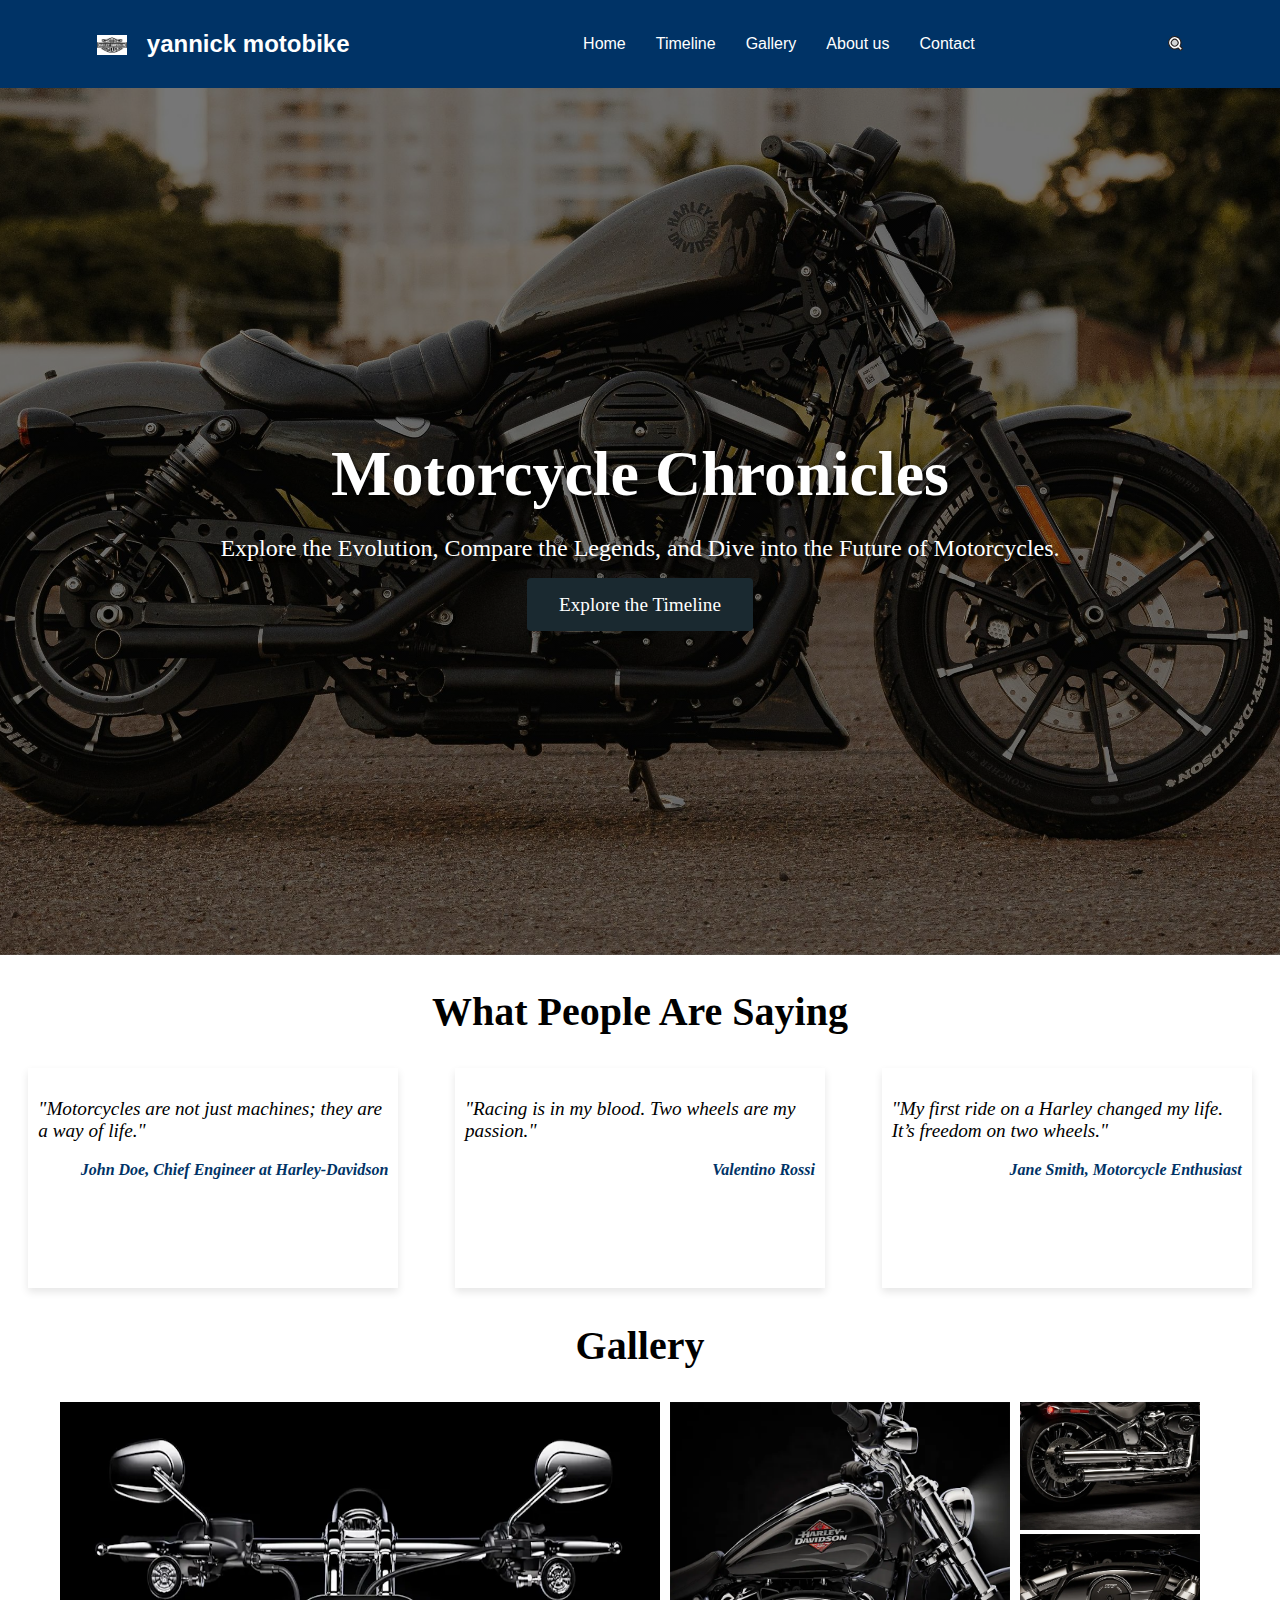
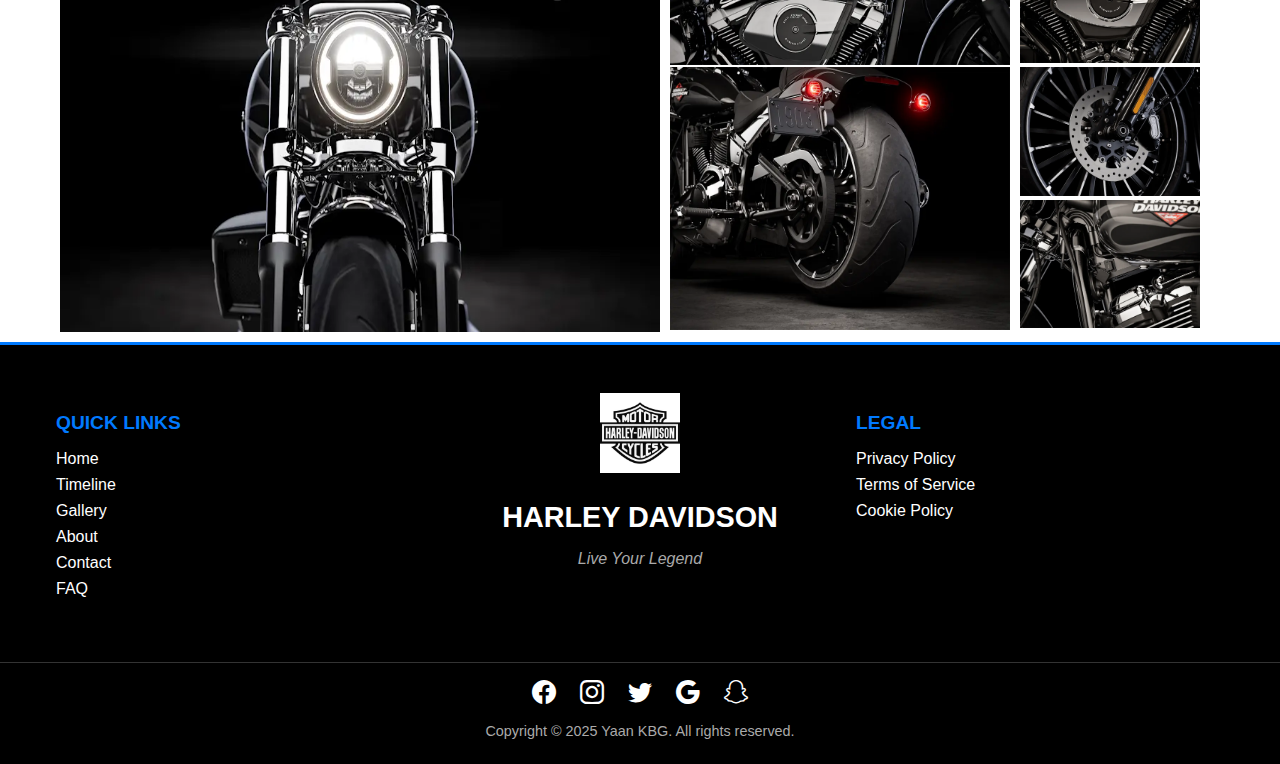
<file: index.html>
<!DOCTYPE html>
<html lang="en">
<head>
    <meta charset="UTF-8">
    <meta name="viewport" content="width=device-width, initial-scale=1.0">
    <link rel="stylesheet" href="Style.css">
    <link rel="stylesheet" href="https://cdn.jsdelivr.net/npm/bootstrap-icons@1.11.3/font/bootstrap-icons.min.css">
    <title>Harley Davidson</title>
</head>
<body>
    <header>
        <input type="checkbox" id="menu-toggle" class="menu-toggle">
        <label for="menu-toggle" class="menu-label"></label>
        <div class="logo">
            <img src="icon/hdlogo.jpg" alt="" class="hdlogo">
            <h2>yannick motobike</h2>
        </div>
        <div class="navbar">
            <ul class="list-navbar">
                
                <li><a href="index.html">Home</a></li>
                <li><a href="timeline.html">Timeline</a></li>
                <li>
                    <div class="nav1">
                        <a href="./Gallery.html">Gallery</a>
                        <div class="dropdown1">
                            <a href="./Gallery.html#h2title">Cruiser</a>
                            <a href="./Gallery.html#sport">Sport</a>
                            <a href="./Gallery.html#trike">Trike</a>
                            <a href="./Gallery.html#adventure">Adventure Touring</a>
                            <a href="./Gallery.html#American">Grand American Touring</a>
                        </div>
                    </div>
                </li>
                <li><a href="About.html">About us</a></li>
                <li><a href="contact.html">Contact</a></li>
            </ul>
        </div>
        <div class="search-dropdown">
            
                <a id="btndropdown" class="btndropdown">
                    <img src="icon/search-svgrepo-com.svg" alt="" class="icon-search">
                </a>
                <input type="text" placeholder="Search" class="input-dropdown" id="input-dropdown">
            
        </div>
    </header>
    <div class="hero-section">
        <div class="hero-content">
            <h1>Motorcycle Chronicles</h1>
            <p class="tagline">Explore the Evolution, Compare the Legends, and Dive into the Future of Motorcycles.</p>
            <a href="#timeline" class="cta-button">Explore the Timeline</a>
        </div>
    </div>
    <div class="quotes">
            <h2>What People Are Saying</h2>
            <div class="quotes-container">
                <div class="testimonial-card">
                <p>
                    "Motorcycles are not just machines; they are a way of life."
                </p>
                <p class="author"> John Doe, Chief Engineer at Harley-Davidson</p>
                </div>
                <div class="testimonial-card">
                <p>
                    "Racing is in my blood. Two wheels are my passion."
                </p>
                <p class="author"> Valentino Rossi</p>
                </div>
                <div class="testimonial-card">
                <p>
                    "My first ride on a Harley changed my life. It’s freedom on two wheels."
                </p>
                <p class="author"> Jane Smith, Motorcycle Enthusiast</p>
                </div>
            </div>
    </div>
    <div class="Gallery">
        <h2>Gallery</h2>
        <div class="pic">
            <img src="image/2025-breakout-kf1-slc-1.webp" alt="" class="pic-slc1 pic-slc0">
            <div class="pic2">
                <img src="image/2025-breakout-kf1-slc-2.webp" alt="" class="pic-slc2 pic-slc0">
                <div class="pic3">
                    <img src="image/2025-breakout-kf2-slc-2.webp" alt="" class="pic-slc3 pic-slc0"> <br>
                    <img src="image/2025-breakout-kf2-slc-4.webp" alt="" class="pic-slc3 pic-slc0">
                </div>
                <img src="image/2025-breakout-kf1-slc-3.webp" alt="" class="pic-slc2 pic-slc0">
                <div class="pic3">
                    <img src="image/2025-breakout-kf2-slc-5.webp" alt="" class="pic-slc3 pic-slc0"> <br>
                    <img src="image/2025-breakout-kf3-slc-3.webp" alt="" class="pic-slc3 pic-slc0">
                </div>
            </div>
        </div>
    </div>
    <footer class="harley-footer">
        <div class="footer-container">
            
            <div class="footer-section">
                <h3 class="footer-heading">Quick Links</h3>
                <ul class="footer-links">
                    <li><a href="./index.html" class="footer-link">Home</a></li>
                    <li><a href="./timeline.html" class="footer-link">Timeline</a></li>
                    <li><a href="./Gallery.html" class="footer-link">Gallery</a></li>
                    <li><a href="./about.html" class="footer-link">About</a></li>
                    <li><a href="./contact.html" class="footer-link">Contact</a></li>
                    <li><a href="./faq.html" class="footer-link">FAQ</a></li>
                </ul>
            </div>
    
            
            <div class="footer-section brand-section">
                <img src="icon/hdlogo.jpg" alt="Harley Davidson Logo" class="brand-logo">
                <h1 class="brand-title">HARLEY DAVIDSON</h1>
                <p class="brand-slogan">Live Your Legend</p>
            </div>
    
            
            <div class="footer-section">
                <h3 class="footer-heading">Legal</h3>
                <ul class="footer-links">
                    <li><a href="#" class="footer-link">Privacy Policy</a></li>
                    <li><a href="#" class="footer-link">Terms of Service</a></li>
                    <li><a href="#" class="footer-link">Cookie Policy</a></li>
                </ul>
            </div>
        </div>
    
        
        <div class="footer-bottom">
            <div class="social-links">
                <a href="#" class="social-link" aria-label="Facebook"><i class="bi bi-facebook"></i></a>
                <a href="#" class="social-link" aria-label="Instagram"><i class="bi bi-instagram"></i></a>
                <a href="#" class="social-link" aria-label="Twitter"><i class="bi bi-twitter"></i></a>
                <a href="#" class="social-link" aria-label="Google"><i class="bi bi-google"></i></a>
                <a href="#" class="social-link" aria-label="Snapchat"><i class="bi bi-snapchat"></i></a>
            </div>
            <p class="copyright">Copyright © 2025 Yaan KBG. All rights reserved.</p>
        </div>
    </footer>
    <script src="script.js"></script>
</body>
</html>
</file>
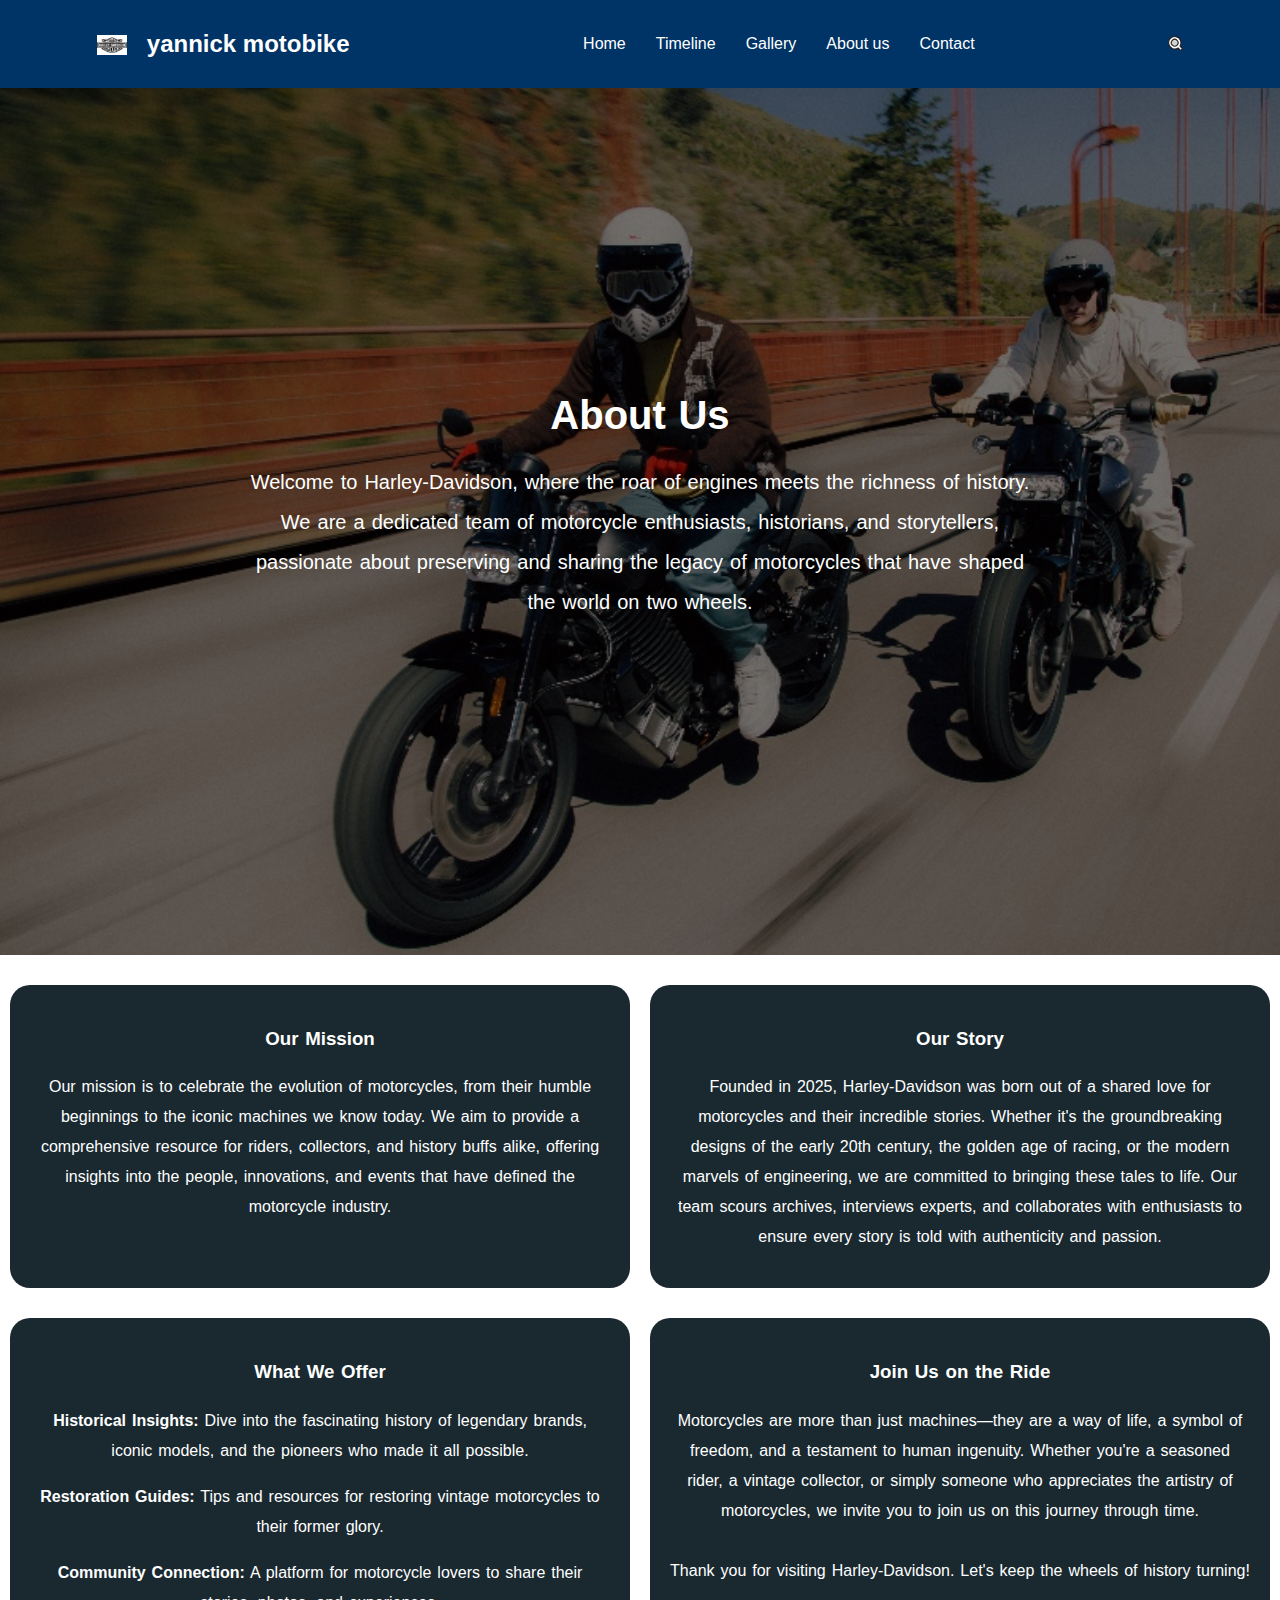
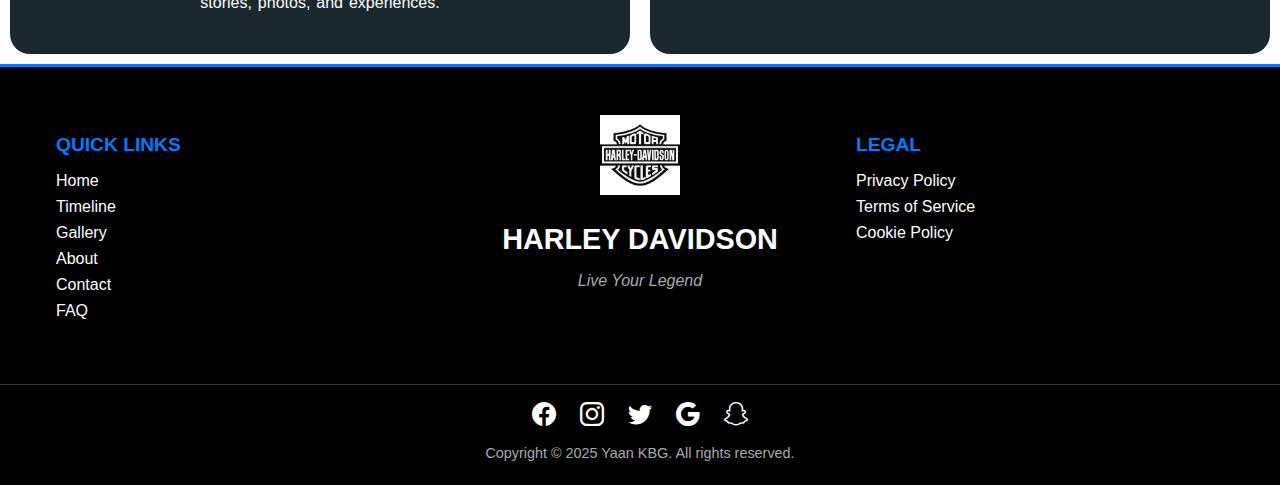
<file: about.html>
<!DOCTYPE html>
<html lang="en">
<head>
    <meta charset="UTF-8">
    <meta name="viewport" content="width=device-width, initial-scale=1.0">
    <link rel="stylesheet" href="Style.css">
    <link rel="stylesheet" href="https://cdn.jsdelivr.net/npm/bootstrap-icons@1.11.3/font/bootstrap-icons.min.css">
    <title>Document</title>
</head>
<body>
    <header>
        <input type="checkbox" id="menu-toggle" class="menu-toggle">
        <label for="menu-toggle" class="menu-label"></label>
        <div class="logo">
            <img src="icon/hdlogo.jpg" alt="" class="hdlogo">
            <h2>yannick motobike</h2>
        </div>
        <div class="navbar">
            <ul class="list-navbar">
                
                <li><a href="index.html">Home</a></li>
                <li><a href="timeline.html">Timeline</a></li>
                <li>
                    <div class="nav1">
                        <a href="./Gallery.html">Gallery</a>
                        <div class="dropdown1">
                            <a href="./Gallery.html#h2title">Cruiser</a>
                            <a href="./Gallery.html#sport">Sport</a>
                            <a href="./Gallery.html#trike">Trike</a>
                            <a href="./Gallery.html#adventure">Adventure Touring</a>
                            <a href="./Gallery.html#American">Grand American Touring</a>
                        </div>
                    </div>
                </li>
                <li><a href="About.html">About us</a></li>
                <li><a href="contact.html">Contact</a></li>
            </ul>
        </div>
        <div class="search-dropdown">
            
                <a id="btndropdown" class="btndropdown">
                    <img src="icon/search-svgrepo-com.svg" alt="" class="icon-search">
                </a>
                <input type="text" placeholder="Search" class="input-dropdown" id="input-dropdown">
            
        </div>
    </header>
    <div class="main1">
        <div class="about">
            
        <div class="containerAbout">
            <div class="Abouttext">
                <h1>About Us</h1>
                <p>
                    Welcome to Harley-Davidson, where the roar of engines meets the richness of history. 
                    We are a dedicated team of motorcycle enthusiasts, historians, and storytellers, 
                    passionate about preserving and sharing the legacy of motorcycles that have shaped the 
                    world on two wheels.
                </p>
                
            </div>
        </div>
        </div>
        <div class="aboutcard">
            <div class="banner1" id="banner1">
                <h3>Our Mission</h3>
                <p>
                    Our mission is to celebrate the evolution of motorcycles, from their humble 
                    beginnings to the iconic machines we know today. We aim to provide a comprehensive 
                    resource for riders, collectors, and history buffs alike, offering insights into the people, 
                    innovations, and events that have defined the motorcycle industry.
                </p>
        </div>
        <div class="banner1" id="banner2">
                <h3>Our Story</h3>
                <p>
                    Founded in 2025, Harley-Davidson was born out of a shared love for motorcycles 
                    and their incredible stories. Whether it's the groundbreaking designs of the early 
                    20th century, the golden age of racing, or the modern marvels of engineering, we are 
                    committed to bringing these tales to life. Our team scours archives, interviews experts, 
                    and collaborates with enthusiasts to ensure every story is told with authenticity and passion.
                </p>
        </div>
        </div>
        <div class="aboutcard">
            <div class="banner1" id="banner3">
                <h3>What We Offer</h3>
                <p>
                    <span class="boldpart">Historical Insights:</span> Dive into the fascinating history of legendary brands, iconic models, 
                    and the pioneers who made it all possible.
                </p>
                <p>
                    <span class="boldpart">Restoration Guides:</span> Tips and resources for restoring vintage motorcycles to their former glory.
                </p>
                <p>
                    <span class="boldpart">Community Connection:</span> A platform for motorcycle lovers to share their stories, photos, and experiences.
                </p>
            
        </div>
        <div class="banner1" id="banner4">
                <h3>Join Us on the Ride</h3>
                <p>
                    Motorcycles are more than just machines—they are a way of life, a symbol of freedom, 
                    and a testament to human ingenuity. Whether you're a seasoned rider, a vintage collector, 
                    or simply someone who appreciates the artistry of motorcycles, we invite you to join us 
                    on this journey through time.
                    <br><br>
                    Thank you for visiting Harley-Davidson. Let's keep the wheels of history turning!
                </p>
        </div>
        </div>
        
    </div>
    <footer class="harley-footer">
        <div class="footer-container">
            
            <div class="footer-section">
                <h3 class="footer-heading">Quick Links</h3>
                <ul class="footer-links">
                    <li><a href="./index.html" class="footer-link">Home</a></li>
                    <li><a href="./timeline.html" class="footer-link">Timeline</a></li>
                    <li><a href="./Gallery.html" class="footer-link">Gallery</a></li>
                    <li><a href="./about.html" class="footer-link">About</a></li>
                    <li><a href="./contact.html" class="footer-link">Contact</a></li>
                    <li><a href="./faq.html" class="footer-link">FAQ</a></li>
                </ul>
            </div>
    
            
            <div class="footer-section brand-section">
                <img src="icon/hdlogo.jpg" alt="Harley Davidson Logo" class="brand-logo">
                <h1 class="brand-title">HARLEY DAVIDSON</h1>
                <p class="brand-slogan">Live Your Legend</p>
            </div>
    
            
            <div class="footer-section">
                <h3 class="footer-heading">Legal</h3>
                <ul class="footer-links">
                    <li><a href="#" class="footer-link">Privacy Policy</a></li>
                    <li><a href="#" class="footer-link">Terms of Service</a></li>
                    <li><a href="#" class="footer-link">Cookie Policy</a></li>
                </ul>
            </div>
        </div>
    
        
        <div class="footer-bottom">
            <div class="social-links">
                <a href="#" class="social-link" aria-label="Facebook"><i class="bi bi-facebook"></i></a>
                <a href="#" class="social-link" aria-label="Instagram"><i class="bi bi-instagram"></i></a>
                <a href="#" class="social-link" aria-label="Twitter"><i class="bi bi-twitter"></i></a>
                <a href="#" class="social-link" aria-label="Google"><i class="bi bi-google"></i></a>
                <a href="#" class="social-link" aria-label="Snapchat"><i class="bi bi-snapchat"></i></a>
            </div>
            <p class="copyright">Copyright © 2025 Yaan KBG. All rights reserved.</p>
        </div>
    </footer>
    <script src="script.js"></script>
</body>
</html>
</file>
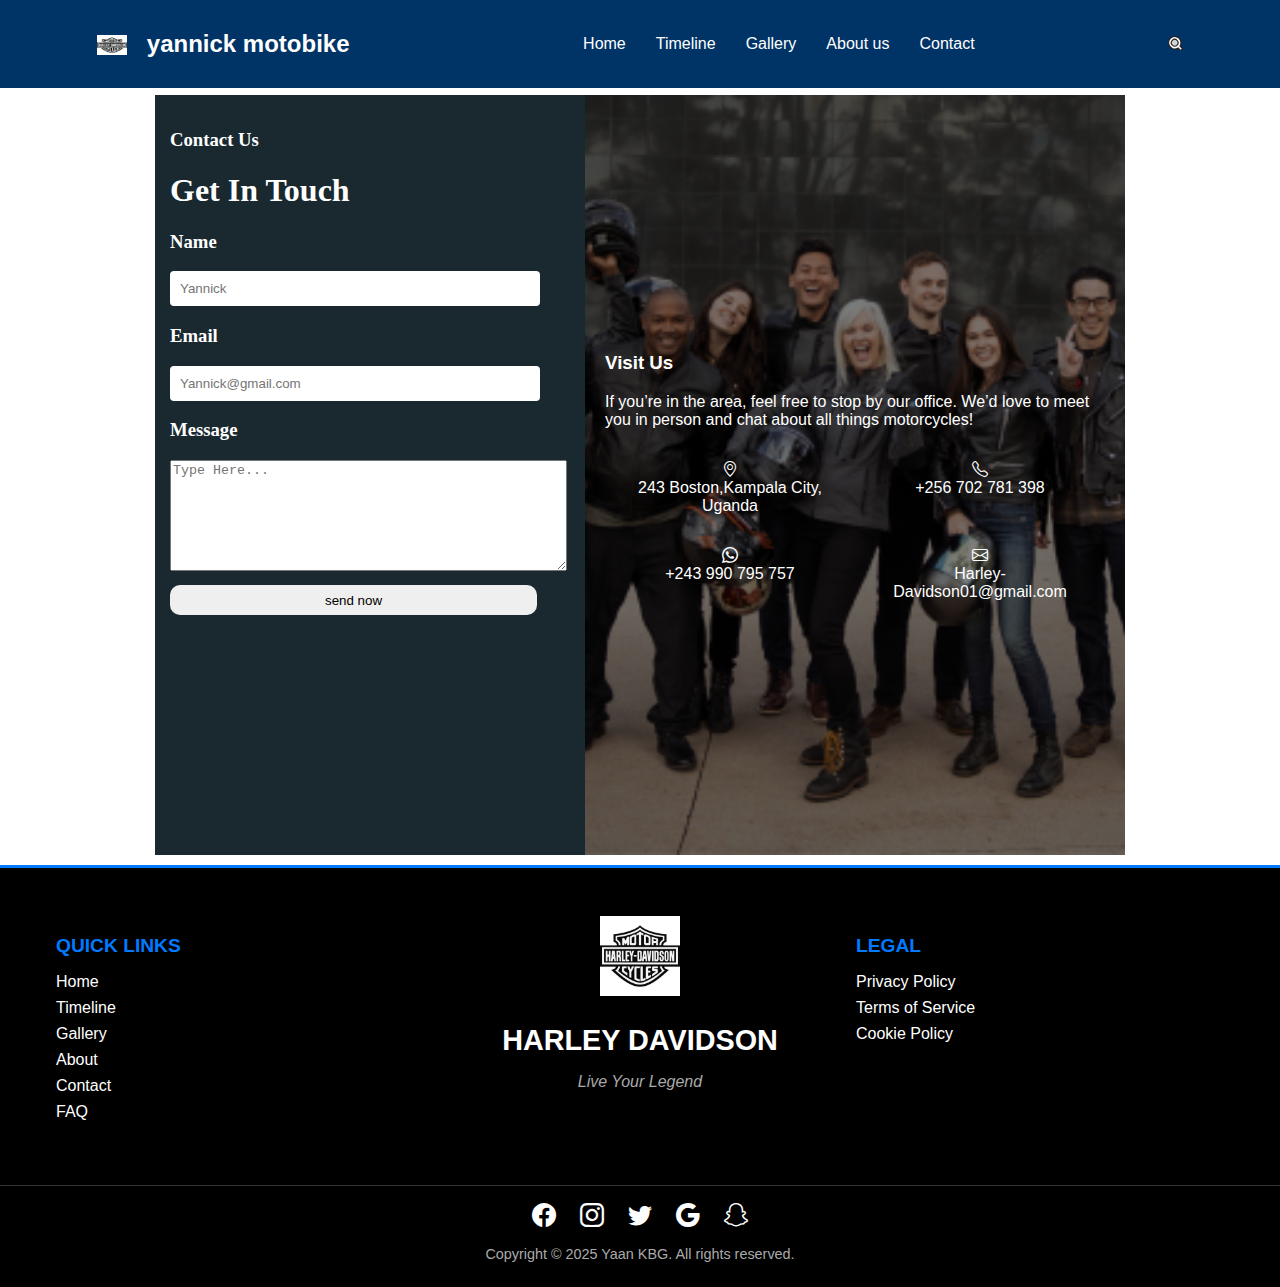
<file: contact.html>
<!DOCTYPE html>
<html lang="en">
<head>
    <meta charset="UTF-8">
    <meta name="viewport" content="width=device-width, initial-scale=1.0">
    <link rel="stylesheet" href="Style.css">
    <link rel="stylesheet" href="https://cdn.jsdelivr.net/npm/bootstrap-icons@1.11.3/font/bootstrap-icons.min.css">

    <title>Document</title>
</head>
<body>
    <header>
        <input type="checkbox" id="menu-toggle" class="menu-toggle">
        <label for="menu-toggle" class="menu-label"></label>
        <div class="logo">
            <img src="icon/hdlogo.jpg" alt="" class="hdlogo">
            <h2>yannick motobike</h2>
        </div>
        <div class="navbar">
            <ul class="list-navbar">
                
                <li><a href="index.html">Home</a></li>
                <li><a href="timeline.html">Timeline</a></li>
                <li>
                    <div class="nav1">
                        <a href="./Gallery.html">Gallery</a>
                        <div class="dropdown1">
                            <a href="./Gallery.html#h2title">Cruiser</a>
                            <a href="./Gallery.html#sport">Sport</a>
                            <a href="./Gallery.html#trike">Trike</a>
                            <a href="./Gallery.html#adventure">Adventure Touring</a>
                            <a href="./Gallery.html#American">Grand American Touring</a>
                        </div>
                    </div>
                </li>
                <li><a href="About.html">About us</a></li>
                <li><a href="contact.html">Contact</a></li>
            </ul>
        </div>
        <div class="search-dropdown">
            
                <a id="btndropdown" class="btndropdown">
                    <img src="icon/search-svgrepo-com.svg" alt="" class="icon-search">
                </a>
                <input type="text" placeholder="Search" class="input-dropdown" id="input-dropdown">
            
        </div>
    </header>
    <div class="contactpart">
        <div class="contactpart1">
            <h3>Contact Us</h3>
            <h1>Get In Touch</h1>
            <h3>Name</h3> 
            <input type="text" placeholder="Yannick" class="inputContact">
            <h3>Email</h3>
            <input type="text" placeholder="Yannick@gmail.com" class="inputContact">
            <h3>Message</h3>
            <textarea name="" id="" cols="47" rows="7" placeholder="Type Here..." ></textarea> 
            <button class="contactsend">send now</button>
        </div>
        <div class="contactpart2">
            <div>
                <h3>Visit Us</h3>
            <p>
                If you’re in the area, feel free to stop by our office. 
                We’d love to meet you in person and chat about all things motorcycles!
            </p>
            <div class="containercon">
                <div class="conpart1">
                    <p>
                        <span class="Icon01"><i class="bi bi-geo-alt icon"></i></span>  
                        243 Boston,Kampala City, Uganda
                    </p>
                </div>
                <div class="conpart1">
                    <p>
                        <span class="Icon01"><i class="bi bi-telephone icon"></i></span> 
                        +256 702 781 398
                    </p>
                </div>
                <div class="conpart1">
                    <p>
                        <span class="Icon01"><i class="bi bi-whatsapp icon"></i></span>
                        +243 990 795 757
                    </p>
                </div>
                <div class="conpart1">
                    <p>
                        <span class="Icon01"><i class="bi bi-envelope icon"></i></span> 
                        Harley-Davidson01@gmail.com
                    </p>
                </div>
                
            </div>
            </div>
            
        </div>
    </div>
            
            
    <footer class="harley-footer">
        <div class="footer-container">
            
            <div class="footer-section">
                <h3 class="footer-heading">Quick Links</h3>
                <ul class="footer-links">
                    <li><a href="./index.html" class="footer-link">Home</a></li>
                    <li><a href="./timeline.html" class="footer-link">Timeline</a></li>
                    <li><a href="./Gallery.html" class="footer-link">Gallery</a></li>
                    <li><a href="./about.html" class="footer-link">About</a></li>
                    <li><a href="./contact.html" class="footer-link">Contact</a></li>
                    <li><a href="./faq.html" class="footer-link">FAQ</a></li>
                </ul>
            </div>
    
            
            <div class="footer-section brand-section">
                <img src="icon/hdlogo.jpg" alt="Harley Davidson Logo" class="brand-logo">
                <h1 class="brand-title">HARLEY DAVIDSON</h1>
                <p class="brand-slogan">Live Your Legend</p>
            </div>
    
            
            <div class="footer-section">
                <h3 class="footer-heading">Legal</h3>
                <ul class="footer-links">
                    <li><a href="#" class="footer-link">Privacy Policy</a></li>
                    <li><a href="#" class="footer-link">Terms of Service</a></li>
                    <li><a href="#" class="footer-link">Cookie Policy</a></li>
                </ul>
            </div>
        </div>
    
        
        <div class="footer-bottom">
            <div class="social-links">
                <a href="#" class="social-link" aria-label="Facebook"><i class="bi bi-facebook"></i></a>
                <a href="#" class="social-link" aria-label="Instagram"><i class="bi bi-instagram"></i></a>
                <a href="#" class="social-link" aria-label="Twitter"><i class="bi bi-twitter"></i></a>
                <a href="#" class="social-link" aria-label="Google"><i class="bi bi-google"></i></a>
                <a href="#" class="social-link" aria-label="Snapchat"><i class="bi bi-snapchat"></i></a>
            </div>
            <p class="copyright">Copyright © 2025 Yaan KBG. All rights reserved.</p>
        </div>
    </footer>
    <script src="script.js"></script>
</body>
</html>
</file>
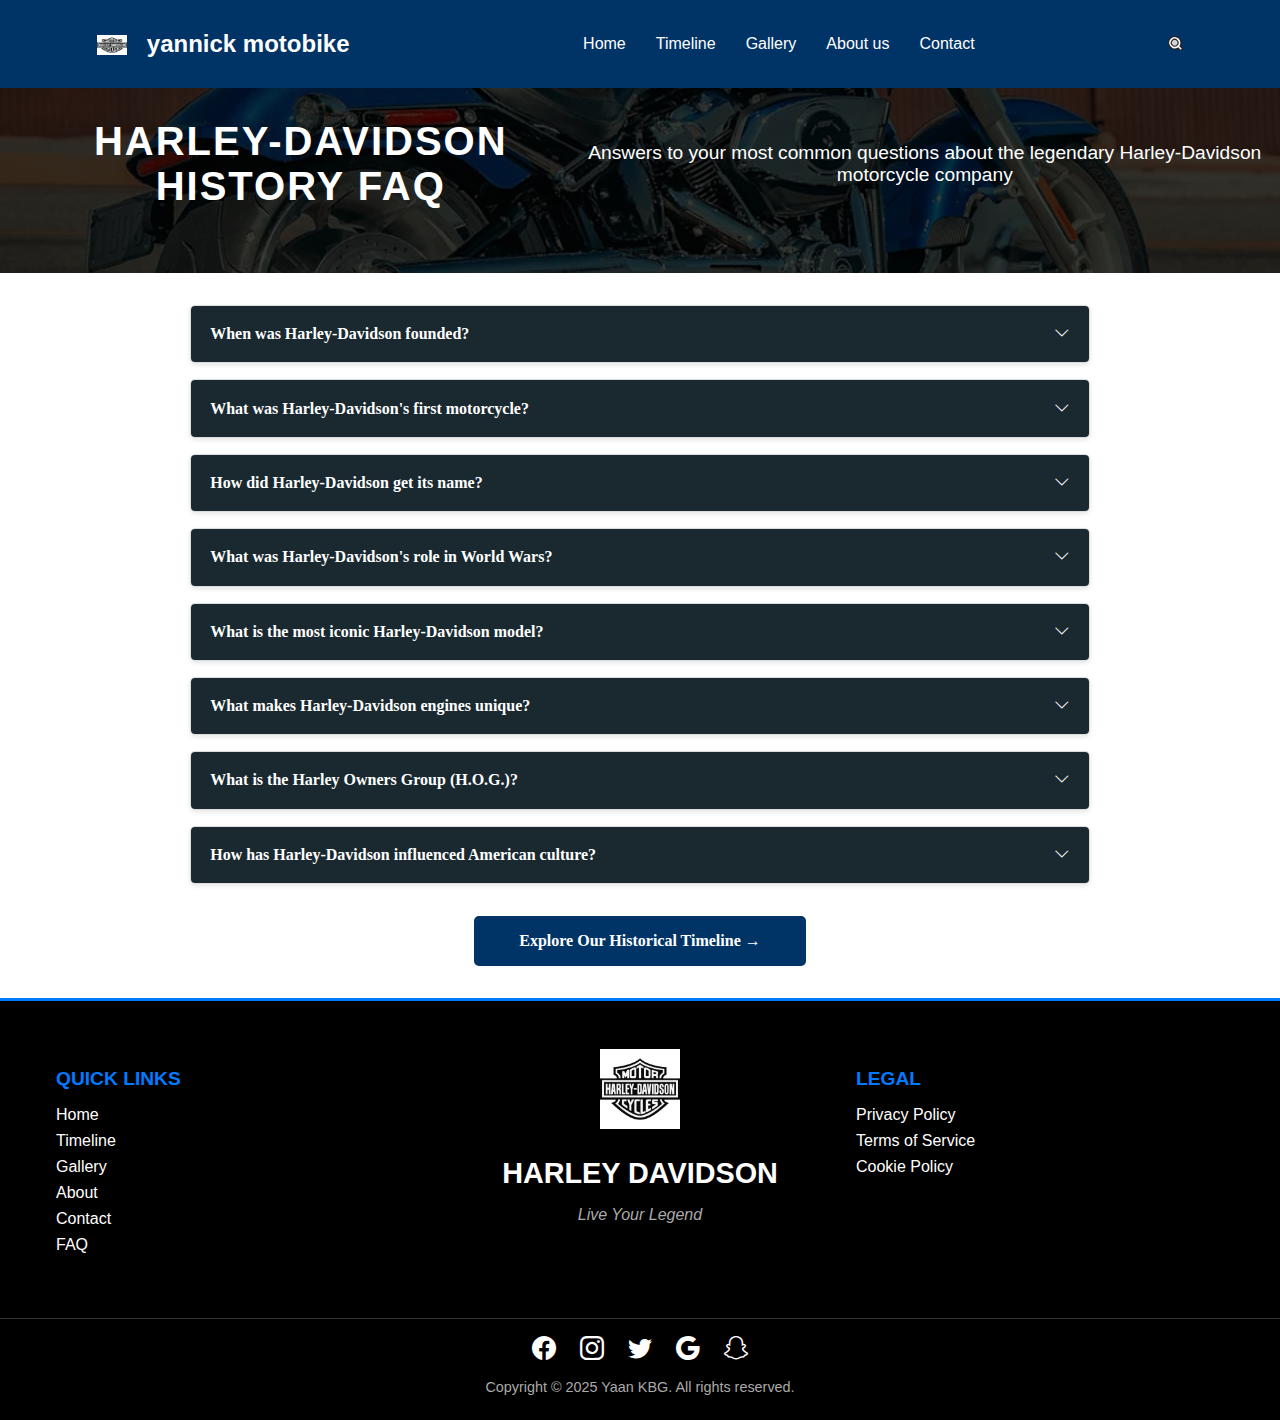
<file: faq.html>
<!DOCTYPE html>
<html lang="en">
<head>
    <meta charset="UTF-8">
    <meta name="viewport" content="width=device-width, initial-scale=1.0">
    <title>Document</title>
    <link rel="stylesheet" href="Style.css">
    <link rel="stylesheet" href="https://cdn.jsdelivr.net/npm/bootstrap-icons@1.11.3/font/bootstrap-icons.min.css">
</head>
<body>
    <header>
        <input type="checkbox" id="menu-toggle" class="menu-toggle">
        <label for="menu-toggle" class="menu-label"></label>
        <div class="logo">
            <img src="icon/hdlogo.jpg" alt="" class="hdlogo">
            <h2>yannick motobike</h2>
        </div>
        <div class="navbar">
            <ul class="list-navbar">
                
                <li><a href="index.html">Home</a></li>
                <li><a href="timeline.html">Timeline</a></li>
                <li>
                    <div class="nav1">
                        <a href="#">Gallery</a>
                        <div class="dropdown1">
                            <a href="./Gallery.html#h2title">Cruiser</a>
                            <a href="./Gallery.html#sport">Sport</a>
                            <a href="./Gallery.html#trike">Trike</a>
                            <a href="./Gallery.html#adventure">Adventure Touring</a>
                            <a href="./Gallery.html#American">Grand American Touring</a>
                        </div>
                    </div>
                </li>
                <li><a href="About.html">About us</a></li>
                <li><a href="contact.html">Contact</a></li>
            </ul>
        </div>
        <div class="search-dropdown">
            
                <a id="btndropdown" class="btndropdown">
                    <img src="icon/search-svgrepo-com.svg" alt="" class="icon-search">
                </a>
                <input type="text" placeholder="Search" class="input-dropdown" id="input-dropdown">
            
        </div>
    </header>
    <header class="faq-header">
        <h1>Harley-Davidson History FAQ</h1>
        <p>Answers to your most common questions about the legendary Harley-Davidson motorcycle company</p>
    </header>
    
    <main class="faq-container">
        <div class="faq-item">
            <div class="faq-question">
                <span>When was Harley-Davidson founded?</span>
                <i class="bi bi-chevron-down"></i>
            </div>
            <div class="faq-answer">
                <p>Harley-Davidson was officially founded in 1903 in Milwaukee, Wisconsin by William S. Harley and Arthur Davidson. The first Harley-Davidson motorcycle was built in a small wooden shed with the words "Harley-Davidson Motor Company" scrawled on the door.</p>
            </div>
        </div>
        
        <div class="faq-item">
            <div class="faq-question">
                <span>What was Harley-Davidson's first motorcycle?</span>
                <i class="bi bi-chevron-down"></i>
            </div>
            <div class="faq-answer">
                <p>The first Harley-Davidson motorcycle was a single-cylinder engine attached to a bicycle frame. It produced about 3 horsepower and had a top speed of around 25-30 mph. This prototype was completed in 1903, with production models following in 1905.</p>
            </div>
        </div>
        
        <div class="faq-item">
            <div class="faq-question">
                <span>How did Harley-Davidson get its name?</span>
                <i class="bi bi-chevron-down"></i>
            </div>
            <div class="faq-answer">
                <p>The company was named after its founders: William S. Harley and Arthur Davidson. Arthur's brothers Walter and William A. Davidson later joined the company, making it a true family business in its early years.</p>
            </div>
        </div>
        
        <div class="faq-item">
            <div class="faq-question">
                <span>What was Harley-Davidson's role in World Wars?</span>
                <i class="bi bi-chevron-down"></i>
            </div>
            <div class="faq-answer">
                <p>During both World Wars, Harley-Davidson produced motorcycles for the U.S. military:
                <ul>
                    <li><strong>WWI (1917-1918):</strong> Produced about 20,000 motorcycles for the war effort</li>
                    <li><strong>WWII (1941-1945):</strong> Produced over 90,000 motorcycles (mostly WLA models) for Allied forces</li>
                </ul>
                This military production helped establish Harley-Davidson's reputation for durability and reliability.</p>
            </div>
        </div>
        
        <div class="faq-item">
            <div class="faq-question">
                <span>What is the most iconic Harley-Davidson model?</span>
                <i class="bi bi-chevron-down"></i>
            </div>
            <div class="faq-answer">
                <p>The Harley-Davidson Knucklehead (introduced in 1936) is often considered the most iconic model, featuring the distinctive "knuckle" shaped rocker boxes. However, other legendary models include:
                <ul>
                    <li>Flathead (1929-1974)</li>
                    <li>Panhead (1948-1965)</li>
                    <li>Shovelhead (1966-1984)</li>
                    <li>Evolution (1984-1999)</li>
                    <li>Milwaukee-Eight (2017-present)</li>
                </ul></p>
            </div>
        </div>
        
        <div class="faq-item">
            <div class="faq-question">
                <span>What makes Harley-Davidson engines unique?</span>
                <i class="bi bi-chevron-down"></i>
            </div>
            <div class="faq-answer">
                <p>Harley-Davidson is famous for its 45-degree V-twin engines, which produce the distinctive "potato-potato" sound due to their unique firing order. This engine configuration has been a hallmark of Harley motorcycles since 1909, offering:
                <ul>
                    <li>High torque at low RPMs</li>
                    <li>Distinctive vibration characteristics</li>
                    <li>Recognizable exhaust note</li>
                    <li>Air-cooled design (until recent liquid-cooled models)</li>
                </ul></p>
            </div>
        </div>
        
        <div class="faq-item">
            <div class="faq-question">
                <span>What is the Harley Owners Group (H.O.G.)?</span>
                <i class="bi bi-chevron-down"></i>
            </div>
            <div class="faq-answer">
                <p>The Harley Owners Group (H.O.G.) is the official riding club sponsored by Harley-Davidson, founded in 1983. With over 1 million members worldwide, it's the largest factory-sponsored motorcycle organization. Benefits include:
                <ul>
                    <li>Exclusive events and rallies</li>
                    <li>Roadside assistance</li>
                    <li>Discounts on parts and accessories</li>
                    <li>Local chapter rides</li>
                    <li>H.O.G. magazine subscription</li>
                </ul></p>
            </div>
        </div>
        
        <div class="faq-item">
            <div class="faq-question">
                <span>How has Harley-Davidson influenced American culture?</span>
                <i class="bi bi-chevron-down"></i>
            </div>
            <div class="faq-answer">
                <p>Harley-Davidson has become an American icon representing freedom, rebellion, and the open road. Cultural impacts include:
                <ul>
                    <li>Appearances in hundreds of films (Easy Rider, Terminator 2, etc.)</li>
                    <li>Association with WWII veterans and motorcycle clubs</li>
                    <li>Influence on fashion (leather jackets, bandanas, etc.)</li>
                    <li>Music references (Bruce Springsteen, Steppenwolf, etc.)</li>
                    <li>Symbol of American manufacturing and craftsmanship</li>
                </ul></p>
            </div>
        </div>
        
        <a href="timeline.html" class="timeline-link">Explore Our Historical Timeline →</a>
    </main>
    <footer class="harley-footer">
        <div class="footer-container">
            
            <div class="footer-section">
                <h3 class="footer-heading">Quick Links</h3>
                <ul class="footer-links">
                    <li><a href="./index.html" class="footer-link">Home</a></li>
                    <li><a href="./timeline.html" class="footer-link">Timeline</a></li>
                    <li><a href="./Gallery.html" class="footer-link">Gallery</a></li>
                    <li><a href="./about.html" class="footer-link">About</a></li>
                    <li><a href="./contact.html" class="footer-link">Contact</a></li>
                    <li><a href="./faq.html" class="footer-link">FAQ</a></li>
                </ul>
            </div>
    
            
            <div class="footer-section brand-section">
                <img src="icon/hdlogo.jpg" alt="Harley Davidson Logo" class="brand-logo">
                <h1 class="brand-title">HARLEY DAVIDSON</h1>
                <p class="brand-slogan">Live Your Legend</p>
            </div>
    
            
            <div class="footer-section">
                <h3 class="footer-heading">Legal</h3>
                <ul class="footer-links">
                    <li><a href="#" class="footer-link">Privacy Policy</a></li>
                    <li><a href="#" class="footer-link">Terms of Service</a></li>
                    <li><a href="#" class="footer-link">Cookie Policy</a></li>
                </ul>
            </div>
        </div>
    
        
        <div class="footer-bottom">
            <div class="social-links">
                <a href="#" class="social-link" aria-label="Facebook"><i class="bi bi-facebook"></i></a>
                <a href="#" class="social-link" aria-label="Instagram"><i class="bi bi-instagram"></i></a>
                <a href="#" class="social-link" aria-label="Twitter"><i class="bi bi-twitter"></i></a>
                <a href="#" class="social-link" aria-label="Google"><i class="bi bi-google"></i></a>
                <a href="#" class="social-link" aria-label="Snapchat"><i class="bi bi-snapchat"></i></a>
            </div>
            <p class="copyright">Copyright © 2025 Yaan KBG. All rights reserved.</p>
        </div>
    </footer>
    <script>
        document.querySelectorAll('.faq-question').forEach(question => {
    question.addEventListener('click', () => {
        const item = question.parentNode;
        item.classList.toggle('active');
        
        
        document.querySelectorAll('.faq-item').forEach(otherItem => {
            if (otherItem !== item && otherItem.classList.contains('active')) {
                otherItem.classList.remove('active');
            }
        });
    });
});

    </script>
    <script src="script.js"></script>
</body>
</html>
</file>
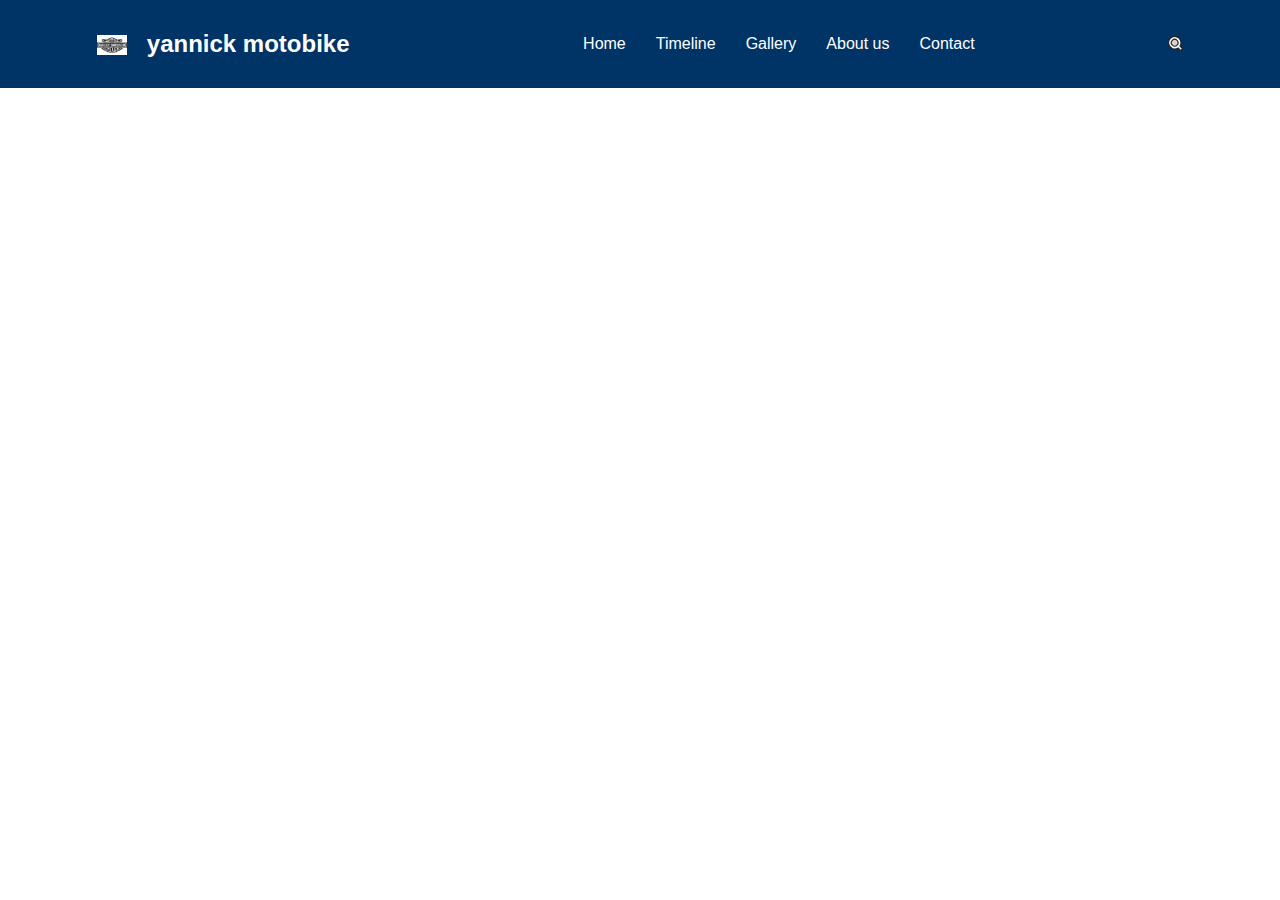
<file: footer.html>
<!DOCTYPE html>
<html lang="en">
<head>
    <meta charset="UTF-8">
    <meta name="viewport" content="width=device-width, initial-scale=1.0">
    <title>Document</title>
    <style>
/* Original Styles (unchanged) */
.hdlogo {
  width: 30px;
  height: 20px;
  margin-top: 25px;
}
.logo {
  display: flex;
  gap: 20px;
}
header {
  position: fixed;
  right: 0;
  left: 0;
  top: 0;
  display: flex;
  background-color: #003366;
  color: white;
  justify-content: space-around;
  align-items: center;
  font-family: 'Franklin Gothic Medium', 'Arial Narrow', Arial, sans-serif;
  z-index: 3;
  padding: 10px 0;
}
.list-navbar {
  font-family: 'Franklin Gothic Medium', 'Arial Narrow', Arial, sans-serif;
  display: flex;
  gap: 30px;
}
.list-navbar a {
  text-decoration: none;
  color: white;
}
.list-navbar a:hover {
  color: #1A2930;
}
li {
  list-style: none;
}
.icon-search {
  width: 15px;
  float: right;
  position: relative;
  cursor: pointer;
}
.input-dropdown {
  display: none;
  position: absolute;
  top: 60px;
  right: 50px;
  width: 200px;
  height: 25px;
  padding-left: 15px;
  border-radius: 20px;
  border-width: 1px;
  z-index: 20;
}
.nav1 {
  position: relative;
}
.nav1 a {
  text-decoration: none;
  display: block;
}
.dropdown1 {
  display: none;
  position: absolute;
  top: 100%;
  left: 0;
  backdrop-filter: blur(10px); 
  min-width: 150px;
  box-shadow: 0px 4px 6px rgba(0, 0, 0, 0.2);
  z-index: 2;
}
.dropdown1 a {
  padding: 10px;
  color: black;
  display: block;
}
.dropdown1 a:hover {
  background: #555;
}
.nav1:hover .dropdown1 {
  display: block;
}

/* Responsive Additions */
@media (min-width: 577px) {
  /* Hide mobile menu toggle on desktop */
  .menu-toggle, .menu-label {
    display: none !important;
  }
  
  /* Ensure desktop nav is visible */
  .list-navbar {
    display: flex !important;
    max-height: none !important;
  }
}

@media (max-width: 992px) {
  header {
    flex-wrap: wrap;
    padding: 10px 20px;
    justify-content: space-between;
  }
  
  .navbar {
    order: 3;
    width: 100%;
    margin-top: 15px;
  }
  
  .list-navbar {
    justify-content: center;
    gap: 15px;
    flex-wrap: wrap;
  }
  
  .search-dropdown {
    order: 2;
  }
}

@media (max-width: 768px) {
  .logo h2 {
    font-size: 1rem;
    margin-top: 30px;
  }
  
  .list-navbar {
    gap: 10px;
    font-size: 0.9rem;
  }
  
  .input-dropdown {
    right: 20px;
    width: 150px;
  }
}

@media (max-width: 576px) {
  .logo {
    gap: 10px;
  }
  
  .hdlogo {
    margin-top: 20px;
    width: 25px;
    height: 15px;
  }
  
  /* Mobile menu styles */
  .list-navbar {
    flex-direction: column;
    align-items: center;
    gap: 5px;
    max-height: 0;
    overflow: hidden;
    transition: max-height 0.3s ease;
    width: 100%;
    display: none; /* Hidden by default on mobile */
  }
  
  /* Show hamburger only on mobile */
  .menu-toggle {
    display: none; /* Hide actual checkbox */
  }
  
  .menu-label {
    display: block;
    cursor: pointer;
    font-size: 1.5rem;
    order: 1;
    padding: 10px;
    margin-left: auto; /* Push to right side */
  }
  
  .menu-toggle:checked ~ .navbar .list-navbar {
    display: flex; /* Show menu when checked */
    max-height: 500px;
    padding: 10px 0;
  }
  
  /* Adjust dropdown for mobile */
  .nav1:hover .dropdown1 {
    position: static;
    box-shadow: none;
    backdrop-filter: none;
    display: none;
  }
  
  .nav1:focus-within .dropdown1,
  .nav1:active .dropdown1 {
    display: block;
  }
  
  /* Hamburger icon */
  .menu-label::before {
    content: "☰";
  }
  
  .menu-toggle:checked + .menu-label::before {
    content: "✕";
  }
  
  /* Make logo and hamburger appear on same line */
  .logo {
    order: -1;
    flex-grow: 1;
  }
  
  .search-dropdown {
    order: 0;
  }
}
</style>
</head>
<body>
    <header>
        <input type="checkbox" id="menu-toggle" class="menu-toggle">
        <label for="menu-toggle" class="menu-label"></label>
        <div class="logo">
            <img src="icon/hdlogo.jpg" alt="" class="hdlogo">
            <h2>yannick motobike</h2>
        </div>
        <div class="navbar">
            <ul class="list-navbar">
                
                <li><a href="index.html">Home</a></li>
                <li><a href="timeline.html">Timeline</a></li>
                <li>
                    <div class="nav1">
                        <a href="./Gallery.html">Gallery</a>
                        <div class="dropdown1">
                            <a href="./Gallery.html#h2title">Cruiser</a>
                            <a href="./Gallery.html#sport">Sport</a>
                            <a href="./Gallery.html#trike">Trike</a>
                            <a href="./Gallery.html#adventure">Adventure Touring</a>
                            <a href="./Gallery.html#American">Grand American Touring</a>
                        </div>
                    </div>
                </li>
                <li><a href="About.html">About us</a></li>
                <li><a href="contact.html">Contact</a></li>
            </ul>
        </div>
        <div class="search-dropdown">
            
                <a id="btndropdown" class="btndropdown">
                    <img src="icon/search-svgrepo-com.svg" alt="" class="icon-search">
                </a>
                <input type="text" placeholder="Search" class="input-dropdown" id="input-dropdown">
            
        </div>
    </header>
    <script>
    
    </script>
</body>
</html>
</file>
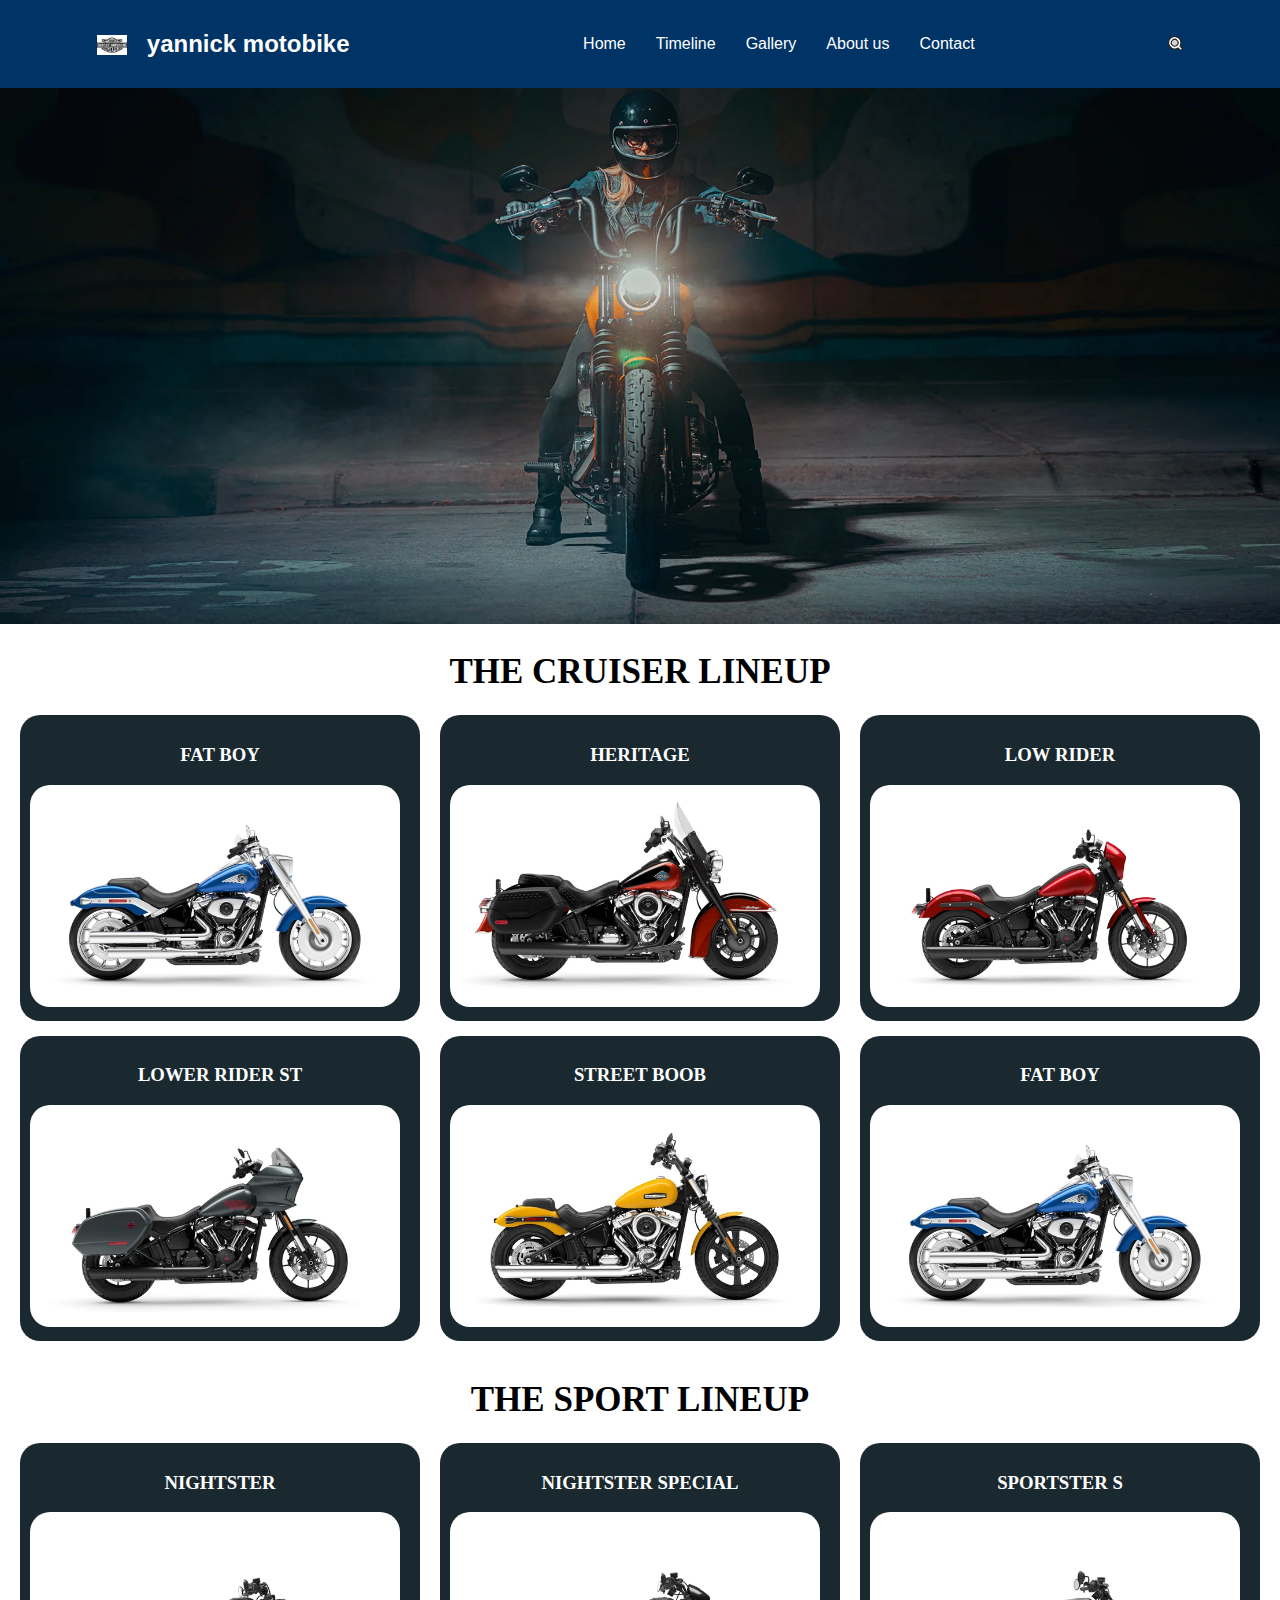
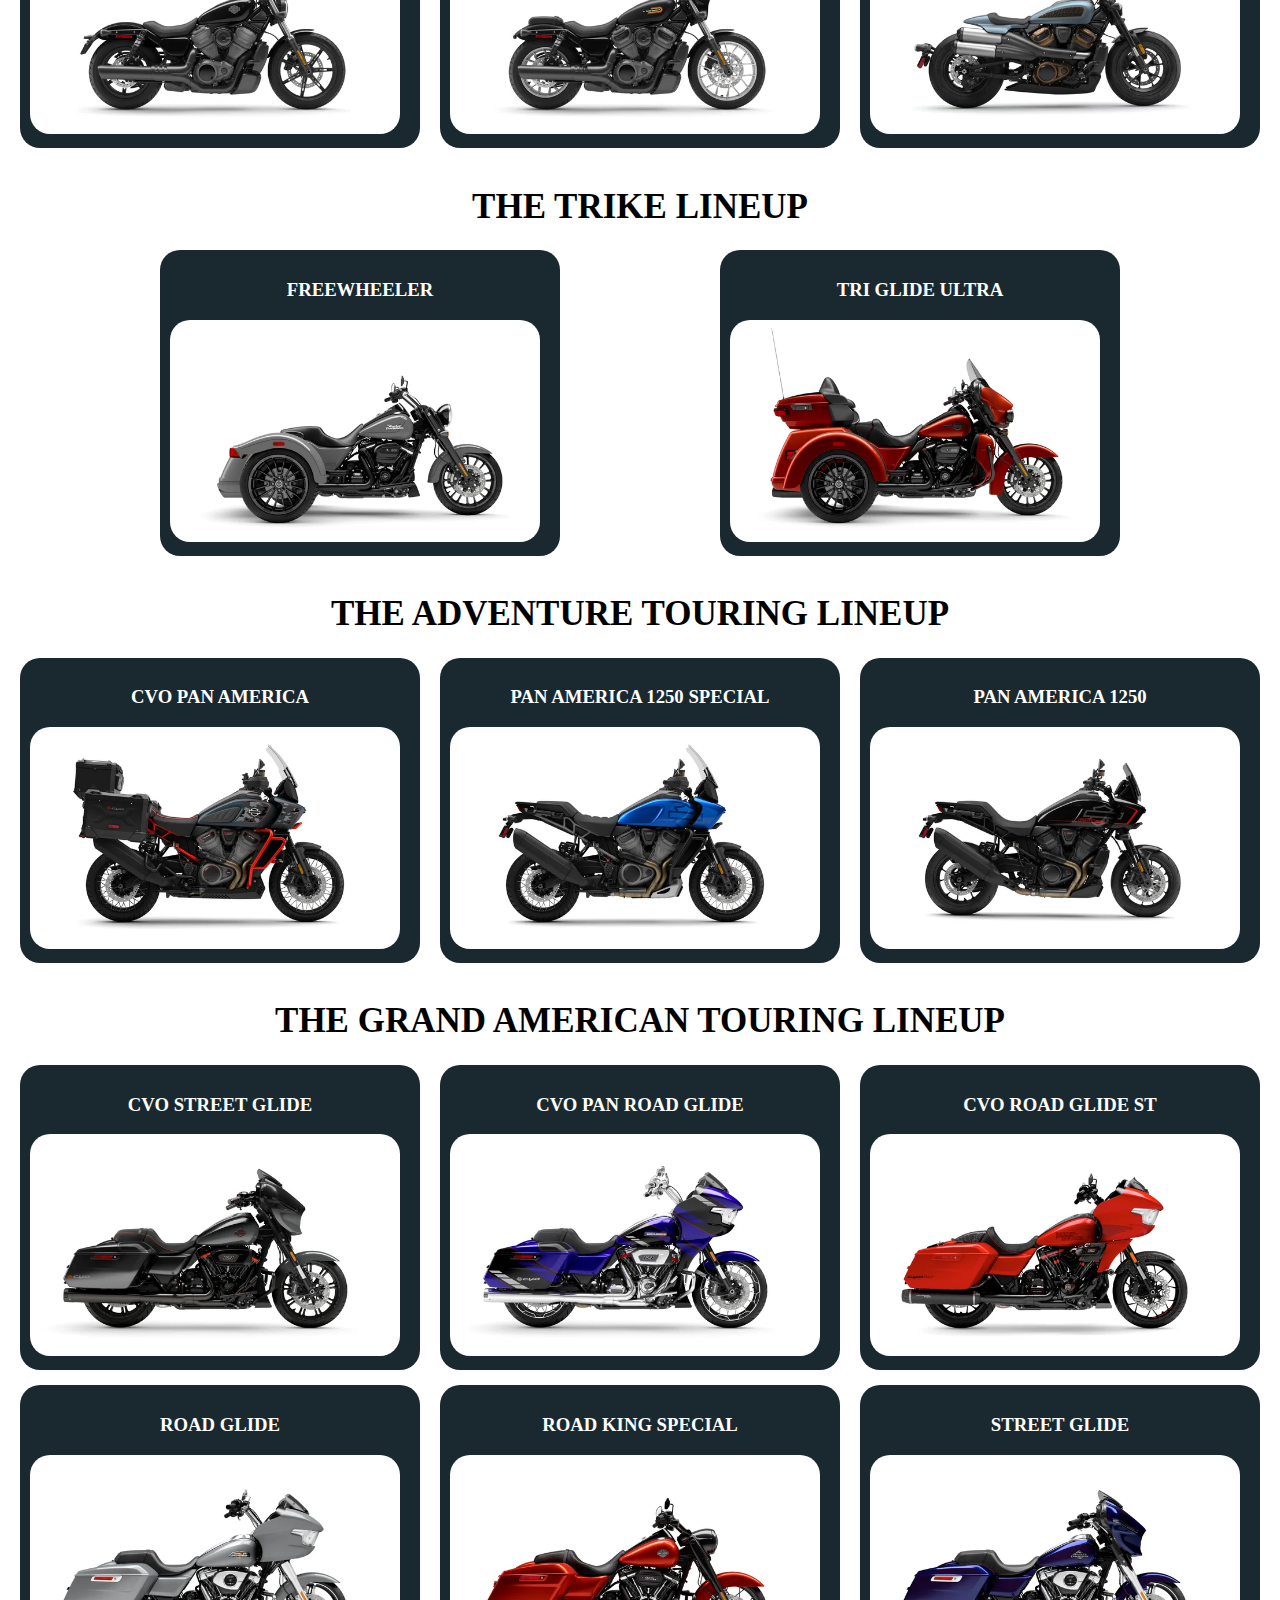
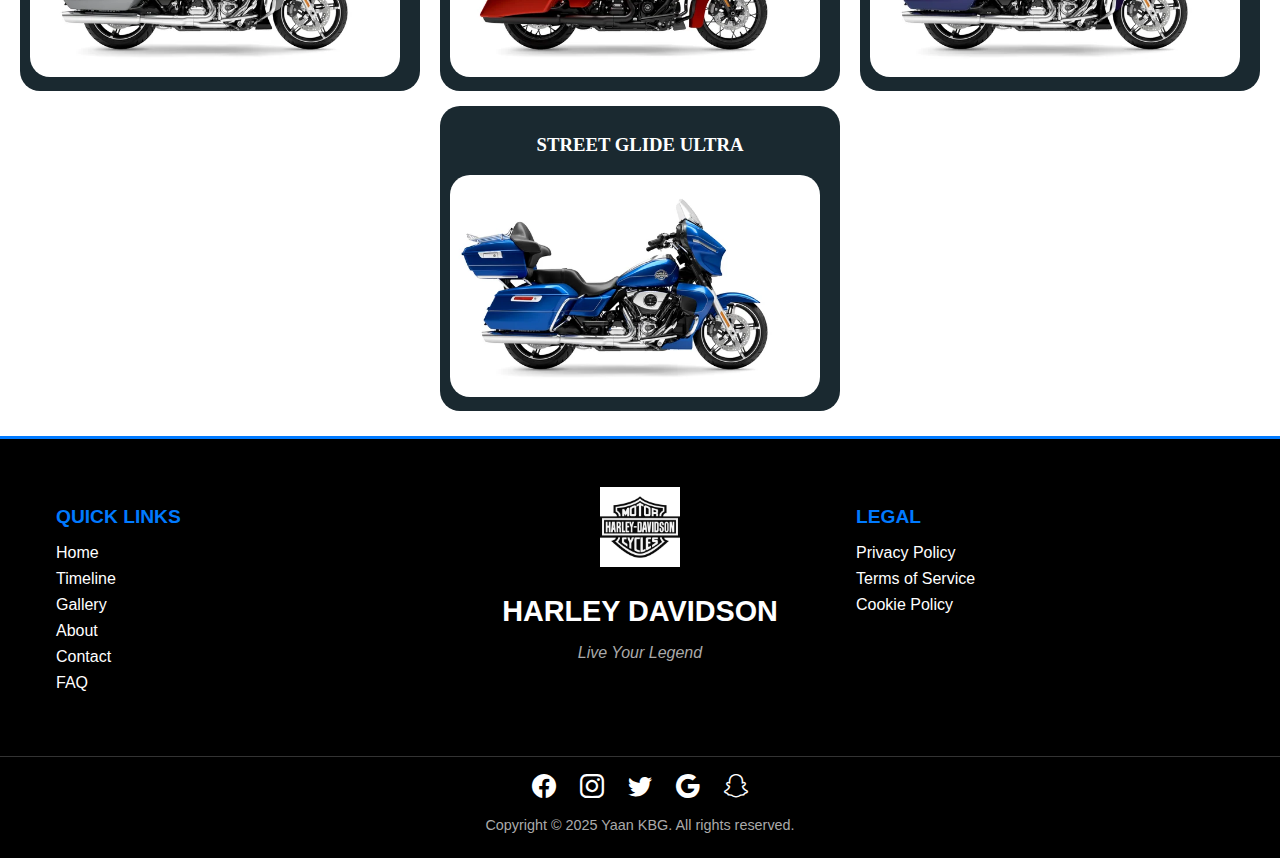
<file: Gallery.html>
<!DOCTYPE html>
<html lang="en">
<head>
    <meta charset="UTF-8">
    <meta name="viewport" content="width=device-width, initial-scale=1.0">
    <link rel="stylesheet" href="Style.css">
    <link rel="stylesheet" href="https://cdn.jsdelivr.net/npm/bootstrap-icons@1.11.3/font/bootstrap-icons.min.css">
    <title>Document</title>
</head>
<body>
    <header>
        <input type="checkbox" id="menu-toggle" class="menu-toggle">
        <label for="menu-toggle" class="menu-label"></label>
        <div class="logo">
            <img src="icon/hdlogo.jpg" alt="" class="hdlogo">
            <h2>yannick motobike</h2>
        </div>
        <div class="navbar">
            <ul class="list-navbar">
                
                <li><a href="index.html">Home</a></li>
                <li><a href="timeline.html">Timeline</a></li>
                <li>
                    <div class="nav1">
                        <a href="./Gallery.html">Gallery</a>
                        <div class="dropdown1">
                            <a href="./Gallery.html#h2title">Cruiser</a>
                            <a href="./Gallery.html#sport">Sport</a>
                            <a href="./Gallery.html#trike">Trike</a>
                            <a href="./Gallery.html#adventure">Adventure Touring</a>
                            <a href="./Gallery.html#American">Grand American Touring</a>
                        </div>
                    </div>
                </li>
                <li><a href="About.html">About us</a></li>
                <li><a href="contact.html">Contact</a></li>
            </ul>
        </div>
        <div class="search-dropdown">
            
                <a id="btndropdown" class="btndropdown">
                    <img src="icon/search-svgrepo-com.svg" alt="" class="icon-search">
                </a>
                <input type="text" placeholder="Search" class="input-dropdown" id="input-dropdown">
            
        </div>
    </header>
    <div class="headpart">
        <img src="image/Gallery.webp" alt="" class="picCruiser">
    </div>
    <h1 class="h2title" id="h2title">THE CRUISER LINEUP</h1>
    <div class="containerCard">
        <div class="card">
            <a onclick="navigateToDetail('fatBoy')" class="product-link">
                <h3>FAT BOY</h3>
                <img src="image/fatBoy.webp" alt="" class="cardpic">
            </a>
        </div>
        <div class="card">
            <a onclick="navigateToDetail('heritage')" class="product-link">
                <h3>HERITAGE</h3>
                <img src="image/Heritage.webp" alt="" class="cardpic">
            </a>
        </div>
        <div class="card">
            <a onclick="navigateToDetail('lowrider')" class="product-link">
                <h3>LOW RIDER</h3>
                <img src="image/LowRider.webp" alt="" class="cardpic">
            </a>
        </div>
        <div class="card">
            <h3>LOWER RIDER ST</h3>
            <img src="image/LowRIderSt.webp" alt="" class="cardpic">
            
        </div>
        <div class="card">
            <h3>STREET BOOB</h3>
            <img src="image/streetBoob.webp" alt="" class="cardpic">
            
        </div>
        <div class="card">
            <h3>FAT BOY</h3>
            <img src="image/fatBoy.webp" alt="" class="cardpic">
            
        </div>
    </div>
    <h1 class="h2title" id="sport">THE SPORT LINEUP</h1>
    <div class="containerCard">
        <div class="card">
            <h3>NIGHTSTER</h3>
            <img src="image/nightster.webp" alt="" class="cardpic">
            
        </div>
        <div class="card">
            <h3>NIGHTSTER SPECIAL</h3>
            <img src="image/nightsterspecial.webp" alt="" class="cardpic">
            
        </div>
        <div class="card">
            <h3>SPORTSTER S</h3>
            <img src="image/sportster s.webp" alt="" class="cardpic">
            
        </div>
        
    </div>
    <h1 class="h2title" id="trike">THE TRIKE LINEUP</h1>
    <div class="containerCard">
        <div class="card">
            <h3>FREEWHEELER</h3>
            <img src="image/freewheeler.webp" alt="" class="cardpic">
            
        </div>
        <div class="card">
            <h3>TRI GLIDE ULTRA</h3>
            <img src="image/triglideultra.webp" alt="" class="cardpic">
            
        </div>
        
    </div>
    <h1 class="h2title" id="adventure">THE ADVENTURE TOURING LINEUP</h1>
    <div class="containerCard">
        <div class="card">
            <h3>CVO PAN AMERICA</h3>
            <img src="image/cvo-pan-america-m35lb-motorcycle.webp" alt="" class="cardpic">
            
        </div>
        <div class="card">
            <h3>PAN AMERICA 1250 SPECIAL</h3>
            <img src="image/panamerica1250special.webp" alt="" class="cardpic">
            
        </div>
        <div class="card">
            <h3>PAN AMERICA 1250</h3>
            <img src="image/panamerica1250st.webp" alt="" class="cardpic">
            
        </div>
        
    </div>
    <h1 class="h2title" id="American">THE GRAND AMERICAN TOURING LINEUP</h1>
    <div class="containerCard">
        <div class="card">
            <h3>CVO STREET GLIDE</h3>
            <img src="image/2025-cvo-street-glide-m32-motorcycle.webp" alt="" class="cardpic">
            
        </div>
        <div class="card">
            <h3>CVO PAN ROAD GLIDE</h3>
            <img src="image/2025-cvo-road-glide-m30-motorcycle.webp" alt="" class="cardpic">
            
        </div>
        <div class="card">
            <h3>CVO ROAD GLIDE ST</h3>
            <img src="image/2025-cvo-road-glide-st-m34b-motorcycle.webp" alt="" class="cardpic">
            
        </div>
        <div class="card">
            <h3>ROAD GLIDE</h3>
            <img src="image/2025-road-glide-f87-motorcycle.webp" alt="" class="cardpic">
            
        </div>
        <div class="card">
            <h3>ROAD KING SPECIAL</h3>
            <img src="image/2025-road-king-special-m12b-motorcycle.webp" alt="" class="cardpic">
            
        </div>
        <div class="card">
            <h3>STREET GLIDE</h3>
            <img src="image/2025-street-glide-m57-motorcycle.webp" alt="" class="cardpic">
            
        </div>
        <div class="card">
            <h3>STREET GLIDE ULTRA</h3>
            <img src="image/2025-street-glide-ultra-m13-motorcycle.webp" alt="" class="cardpic">
            
        </div>
        
    </div>
    <footer class="harley-footer">
        <div class="footer-container">
            
            <div class="footer-section">
                <h3 class="footer-heading">Quick Links</h3>
                <ul class="footer-links">
                    <li><a href="./index.html" class="footer-link">Home</a></li>
                    <li><a href="./timeline.html" class="footer-link">Timeline</a></li>
                    <li><a href="./Gallery.html" class="footer-link">Gallery</a></li>
                    <li><a href="./about.html" class="footer-link">About</a></li>
                    <li><a href="./contact.html" class="footer-link">Contact</a></li>
                    <li><a href="./faq.html" class="footer-link">FAQ</a></li>
                </ul>
            </div>
    
            
            <div class="footer-section brand-section">
                <img src="icon/hdlogo.jpg" alt="Harley Davidson Logo" class="brand-logo">
                <h1 class="brand-title">HARLEY DAVIDSON</h1>
                <p class="brand-slogan">Live Your Legend</p>
            </div>
    
            
            <div class="footer-section">
                <h3 class="footer-heading">Legal</h3>
                <ul class="footer-links">
                    <li><a href="#" class="footer-link">Privacy Policy</a></li>
                    <li><a href="#" class="footer-link">Terms of Service</a></li>
                    <li><a href="#" class="footer-link">Cookie Policy</a></li>
                </ul>
            </div>
        </div>
    
        
        <div class="footer-bottom">
            <div class="social-links">
                <a href="#" class="social-link" aria-label="Facebook"><i class="bi bi-facebook"></i></a>
                <a href="#" class="social-link" aria-label="Instagram"><i class="bi bi-instagram"></i></a>
                <a href="#" class="social-link" aria-label="Twitter"><i class="bi bi-twitter"></i></a>
                <a href="#" class="social-link" aria-label="Google"><i class="bi bi-google"></i></a>
                <a href="#" class="social-link" aria-label="Snapchat"><i class="bi bi-snapchat"></i></a>
            </div>
            <p class="copyright">Copyright © 2025 Yaan KBG. All rights reserved.</p>
        </div>
    </footer>
    
    <script>
        function navigateToDetail(productId) {
            
            localStorage.setItem('selectedProduct', productId);
            
            window.location.href = 'Gallerydetail.html';
        }
    </script>
    <script src="script.js"></script>
</body>
</html>
</file>
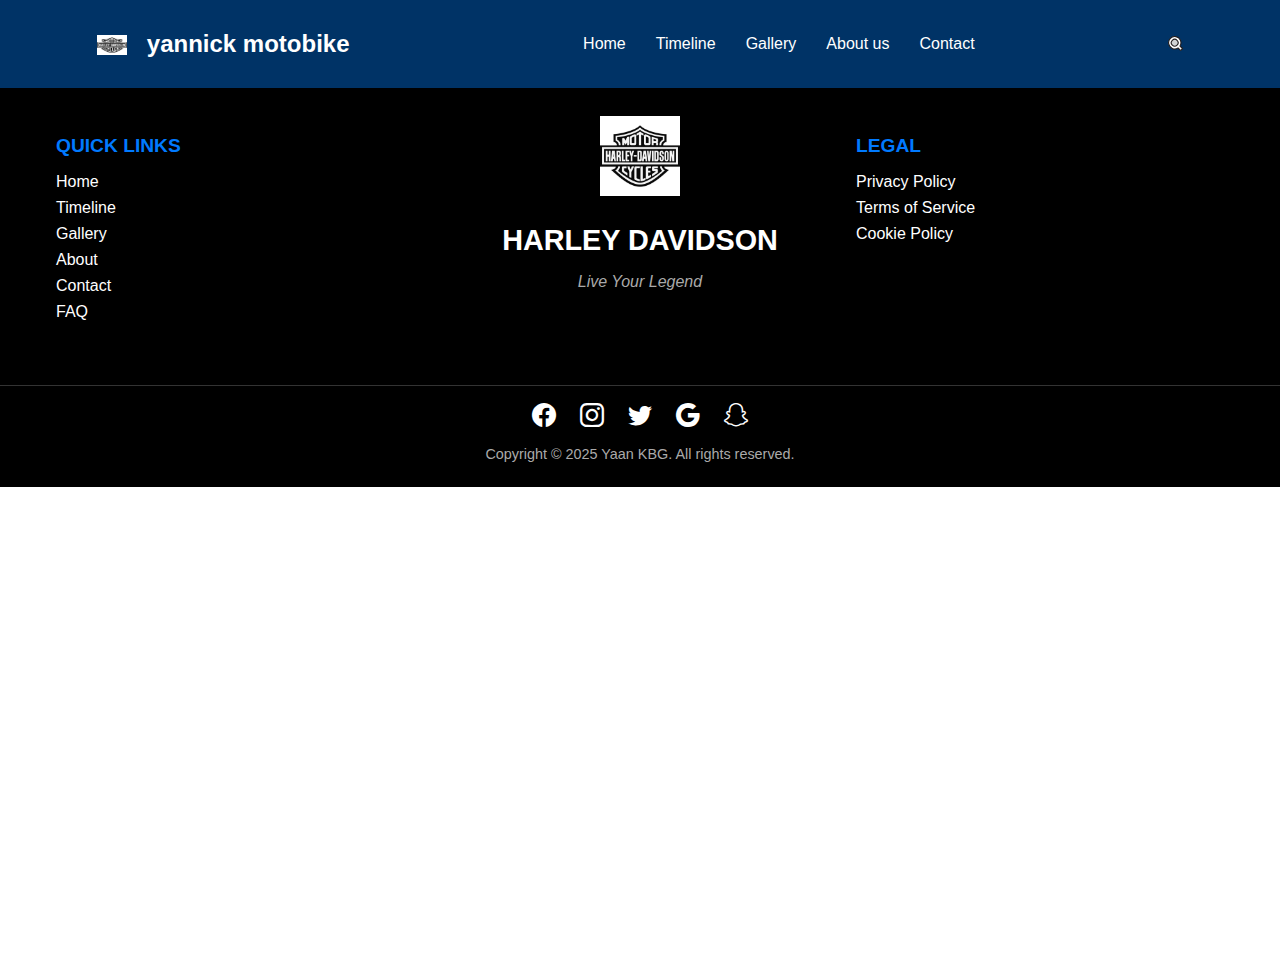
<file: Gallerydetail.html>
<!DOCTYPE html>
<html lang="en">
<head>
    <meta charset="UTF-8">
    <meta name="viewport" content="width=device-width, initial-scale=1.0">
    <title>Document</title>
    <link rel="stylesheet" href="Style.css">
    <link rel="stylesheet" href="https://cdn.jsdelivr.net/npm/bootstrap-icons@1.11.3/font/bootstrap-icons.min.css">
</head>
<body>
    <header>
        <input type="checkbox" id="menu-toggle" class="menu-toggle">
        <label for="menu-toggle" class="menu-label"></label>
        <div class="logo">
            <img src="icon/hdlogo.jpg" alt="" class="hdlogo">
            <h2>yannick motobike</h2>
        </div>
        <div class="navbar">
            <ul class="list-navbar">
                
                <li><a href="index.html">Home</a></li>
                <li><a href="timeline.html">Timeline</a></li>
                <li>
                    <div class="nav1">
                        <a href="./Gallery.html">Gallery</a>
                        <div class="dropdown1">
                            <a href="./Gallery.html#h2title">Cruiser</a>
                            <a href="./Gallery.html#sport">Sport</a>
                            <a href="./Gallery.html#trike">Trike</a>
                            <a href="./Gallery.html#adventure">Adventure Touring</a>
                            <a href="./Gallery.html#American">Grand American Touring</a>
                        </div>
                    </div>
                </li>
                <li><a href="About.html">About us</a></li>
                <li><a href="contact.html">Contact</a></li>
            </ul>
        </div>
        <div class="search-dropdown">
            
                <a id="btndropdown" class="btndropdown">
                    <img src="icon/search-svgrepo-com.svg" alt="" class="icon-search">
                </a>
                <input type="text" placeholder="Search" class="input-dropdown" id="input-dropdown">
            
        </div>
    </header>
    <div class="detail-content" id="fatBoy-detail">
        <div class="mainpic1">
            <div class="pic-detail pic-detail-js">
                <img src="image/detail/mainpic/2025-fat-boy-m13-motorcycle-01.webp" alt="" class="product-detail-img" id="product-main-img">
            </div>
            
            <div class="color-options">
                
                <button class="color-btn black color-btn-js" value="black-fatboy.png"></button>
                <button class="color-btn blue color-btn-js" value="blue-fatboy.png"></button>
                <button class="color-btn gray color-btn-js" value="gray-fatboy.png"></button>
                <button class="color-btn fire color-btn-js" value="fire-fatboy.png"></button>
            </div>
        </div>
        <div class="detailpart">
            <h1>TECHNICAL SPECIFICATOION</h1>
            <div class="card-tech-container">
                <div class="card-tech">
                    <h3>104 HP</h3>
                    <h4>Horsepower</h4>
                </div>
                <div class="card-tech">
                    <h3>25.9 IN</h3>
                    <h4>Seat Height, Laden</h4>
                </div>
                <div class="card-tech">
                    <h3>47 MPG</h3>
                    <h4>Fuel Economy</h4>
                </div>
                <div class="card-tech">
                    <h3>126 FT-LB</h3>
                    <h4>Engine Torque</h4>
                </div>
                <div class="card-tech">
                    <h3>4.5 in</h3>
                    <h4>Engine stroke</h4>
                </div>
                <div class="card-tech">
                    <h3>chain,34/46 ratio</h3>
                    <h4>Primary Drive</h4>
                </div>
                <div class="card-tech">
                    <h3>694 IB</h3>
                    <h4>Weight, in Running Order</h4>
                </div>
                <div class="card-tech">
                    <h3>5 qt</h3>
                    <h4>W/filter</h4>
                </div>
            </div>
            <h1>DESIGN</h1>
            
            <div class="design-container">
                <div class="design">
                    <img src="image/detail/partpic/2025-fat-boy-kf1-slc-1.webp" alt="" class="pic-design">
                    <div class="design-text">
                        <h2>Paint</h2>
                        <p>
                            World-class factory paint wraps a classic five-gallon tank, 
                            now featuring a bold new medallion that’s designed to stand out no matter how far you ride.  
                        </p>
                    </div>
                </div>
                <div class="design">
                    <img src="image/detail/partpic/2025-fat-boy-kf1-slc-2.webp" alt="" class="pic-design">
                    <div class="design-text">
                        <h2>Wheels</h2>
                        <p>
                            18-inch machined Lakester wheels with massive tires are covered by cutback fenders 
                            for  powerful stance and commanding presence. 
                        </p>
                    </div>
                </div>
                <div class="design">
                    <img src="image/detail/partpic/2025-fat-boy-kf1-slc-3.webp" alt="" class="pic-design">
                    <div class="design-text">
                        <h2>Headlamp Nacelle</h2>
                        <p>
                            The iconic Fat Boy headlight nacelle shines in bright polished chrome, 
                            accentuating the large and muscular look of the front end. 
                        </p>
                    </div>
                </div>
                <div class="design">
                    <img src="image/detail/partpic/2025-fat-boy-kf2-slc-3.webp" alt="" class="pic-design">
                    <div class="design-text">
                        <h2>Two into Two Exhaust</h2>
                        <p>
                            The iconic Fat Boy headlight nacelle shines in bright polished chrome, 
                            accentuating the large and muscular look of the front end. 
                        </p>
                    </div>
                </div>
                <div class="design">
                    <img src="image/detail/partpic/2025-fat-boy-kf3-slc-2.webp" alt="" class="pic-design">
                    <div class="design-text">
                        <h2>New Hands controls</h2>
                        <p>
                            Updated hand controls accommodate Cruise Control and newly integrated tech features, 
                            including Ride Modes and Traction Control. 
                        </p>
                    </div>
                </div>
                <div class="design">
                    <img src="image/detail/partpic/2025-fat-boy-kf3-slc-4.webp" alt="" class="pic-design">
                    <div class="design-text">
                        <h2>New Adjustable Brake Lever</h2>
                        <p>
                            Tune lever distance to maximize braking efficiency regardless of rider reach. 
                        </p>
                    </div>
                </div>
                
            </div>
        </div>
    </div>
    <div class="detail-content" id="heritage-detail">
        <div class="mainpic1">
            <div class="pic-detail pic-detail-js">
                <img src="image/detail/mainpic/download.png" alt="" class="product-detail-img" id="product-main-img">
            </div>
            
            <div class="color-options">
                
                <button class="color-btn black color-btn-js" value="black-heritage.png"></button>
                <button class="color-btn iron color-btn-js" value="ironhorsemetallic-heritage.png"></button>
                <button class="color-btn gray color-btn-js" value="gray-heritage.png"></button>
                <button class="color-btn fire color-btn-js" value="fire-heritage.png"></button>
            </div>
        </div>
        <div class="detailpart">
            <h1>TECHNICAL SPECIFICATOION</h1>
            <div class="card-tech-container">
                <div class="card-tech">
                    <h3>98 HP</h3>
                    <h4>Horsepower</h4>
                </div>
                <div class="card-tech">
                    <h3>26.3 IN</h3>
                    <h4>Seat Height, Laden</h4>
                </div>
                <div class="card-tech">
                    <h3>47 MPG</h3>
                    <h4>Fuel Economy</h4>
                </div>
                <div class="card-tech">
                    <h3>120 FT-LB</h3>
                    <h4>Engine Torque</h4>
                </div>
                <div class="card-tech">
                    <h3>4.5 in</h3>
                    <h4>Engine stroke</h4>
                </div>
                <div class="card-tech">
                    <h3>chain,34/46 ratio</h3>
                    <h4>Primary Drive</h4>
                </div>
                <div class="card-tech">
                    <h3>1.6 Cu ft</h3>
                    <h4>Luggage capacity-volume</h4>
                </div>
                <div class="card-tech">
                    <h3>5 qt</h3>
                    <h4>W/filter</h4>
                </div>
            </div>
            <h1>DESIGN</h1>
            
            <div class="design-container">
                <div class="design">
                    <img src="image/detail/partpic/2025-heritage-classic-kf1-slc-1.webp" alt="" class="pic-design">
                    <div class="design-text">
                        <h2>Paint + Graphics</h2>
                        <p>
                            From deep, lustrous black to two-toned Whiskey Fire/Vivid Black, 
                            the 2025 Heritage Classic is available in a color that matches 
                            your personal style and complements the classic rounded fuel 
                            tank and medallion.
                        </p>
                    </div>
                </div>
                <div class="design">
                    <img src="image/detail/partpic/2025-heritage-classic-kf1-slc-2.webp" alt="" class="pic-design">
                    <div class="design-text">
                        <h2>Saddlebags</h2>
                        <p>
                            Leather-studded style with the versatility of hard-framed, 
                            weather-proof bags that have keyed locks and top-loading convenience. 
                        </p>
                    </div>
                </div>
                <div class="design">
                    <img src="image/detail/partpic/2025-heritage-classic-kf1-slc-3.webp" alt="" class="pic-design">
                    <div class="design-text">
                        <h2>New All Led Lighting</h2>
                        <p>
                            See and be seen with bright white LED headlight, bold auxiliary lights, 
                            and LED turn signals and brake light. 
                        </p>
                    </div>
                </div>
                
            </div>
        </div>
    </div>
    <div class="detail-content" id="lowrider-detail">
        
        <div class="mainpic1">
            <div class="pic-detail pic-detail-js">
                <img src="image/detail/mainpic/lowrider st.png" alt="" class="product-detail-img" id="product-main-img">
            </div>
            
            <div class="color-options">
                
                <button class="color-btn black color-btn-js" value="black-lowrider.png"></button>
                <button class="color-btn blue color-btn-js" value="blue-lowrider.png"></button>
                <button class="color-btn gray color-btn-js" value="gray-lowrider.png"></button>
                <button class="color-btn red color-btn-js" value="red-lowrider.png"></button>
            </div>
        </div>
        <div class="detailpart">
            <h1>TECHNICAL SPECIFICATOION</h1>
            <div class="card-tech-container">
                <div class="card-tech">
                    <h3>114 HP</h3>
                    <h4>Horsepower</h4>
                </div>
                <div class="card-tech">
                    <h3>27 IN</h3>
                    <h4>Seat Height, Laden</h4>
                </div>
                <div class="card-tech">
                    <h3>47 MPG</h3>
                    <h4>Fuel Economy</h4>
                </div>
                <div class="card-tech">
                    <h3>128 FT-LB</h3>
                    <h4>Engine Torque</h4>
                </div>
                <div class="card-tech">
                    <h3>4.5 in</h3>
                    <h4>Engine stroke</h4>
                </div>
                <div class="card-tech">
                    <h3>chain,34/46 ratio</h3>
                    <h4>Primary Drive</h4>
                </div>
                <div class="card-tech">
                    <h3>670 IB</h3>
                    <h4>Weight, in Running Order</h4>
                </div>
                <div class="card-tech">
                    <h3>5 qt</h3>
                    <h4>W/filter</h4>
                </div>
            </div>
            <h1>DESIGN</h1>
            
            <div class="design-container">
                <div class="design">
                    <img src="image/detail/partpic/2025-lowrider-s-kf1-slc-1.webp" alt="" class="pic-design">
                    <div class="design-text">
                        <h2>Trim + Graphics</h2>
                        <p>
                            New Performance Red accents on the intake, timing cover, 
                            and derby cover pop against the contrast of matte and gloss 
                            black finishes—an exclusive detail reserved for Harley-Davidson 
                            performance-oriented motorcycles like the Low Rider® ST and Sportster® S. 
                        </p>
                    </div>
                </div>
                <div class="design">
                    <img src="image/detail/partpic/2025-lowrider-s-kf1-slc-2.webp" alt="" class="pic-design">
                    <div class="design-text">
                        <h2>Solo Seat</h2>
                        <p>
                            
                            Steep-backed solo seat provides support for hard launches and rapid acceleration.  
                        </p>
                    </div>
                </div>
                <div class="design">
                    <img src="image/detail/partpic/2025-lowrider-s-kf1-slc-3.webp" alt="" class="pic-design">
                    <div class="design-text">
                        <h2>Premium Paint</h2>
                        <p>
                            
                            Five premium paint options to match your personal style, 
                            including Factory Custom color Mystic Shift, which changes 
                            from a dark gunmetal to purple to blue, and finally to an 
                            almost orange in full sunlight.
                        </p>
                    </div>
                </div>
                <div class="design">
                    <img src="image/detail/partpic/2025-lowrider-s-kf1-slc-4.webp" alt="" class="pic-design">
                    <div class="design-text">
                        <h2>New All-Led Lighting</h2>
                        <p>
                            
                            Light up the road with a bright 5.75-inch LED headlight, 
                            and let LED turn indicators and taillight give clear signals 
                            of where you’re going. 
                        </p>
                    </div>
                </div>
                <div class="design">
                    <img src="image/detail/partpic/2025-lowrider-s-kf3-slc-1.webp" alt="" class="pic-design">
                    <div class="design-text">
                        <h2>New Selectable Ride Modes + Four inch Analog Display</h2>
                        <p>
                            
                            The four-inch display features a large, easy-to-read analog gauge positioned above an LCD screen. 
                            Hand controls enhance ergonomics and give you quick access to new selectable Ride Modes 
                            (Road, Rain, Sport), so you can fine-tune your ride like never before.
                        </p>
                    </div>
                </div>
                <div class="design">
                    <img src="image/detail/partpic/2025-lowrider-s-kf3-slc-2.webp" alt="" class="pic-design">
                    <div class="design-text">
                        <h2>New Hands controls</h2>
                        <p>
                            
                            Updated hand controls accommodate Rider Safety Enhancements like Cruise Control and Traction Control, 
                            while an adjustable brake lever lets riders tune ergonomics to their preferences.
                        </p>
                    </div>
                </div>
                
            </div>
        </div>
    </div>
    <footer class="harley-footer">
        <div class="footer-container">
            
            <div class="footer-section">
                <h3 class="footer-heading">Quick Links</h3>
                <ul class="footer-links">
                    <li><a href="./index.html" class="footer-link">Home</a></li>
                    <li><a href="./timeline.html" class="footer-link">Timeline</a></li>
                    <li><a href="./Gallery.html" class="footer-link">Gallery</a></li>
                    <li><a href="./about.html" class="footer-link">About</a></li>
                    <li><a href="./contact.html" class="footer-link">Contact</a></li>
                    <li><a href="./faq.html" class="footer-link">FAQ</a></li>
                </ul>
            </div>
    
            
            <div class="footer-section brand-section">
                <img src="icon/hdlogo.jpg" alt="Harley Davidson Logo" class="brand-logo">
                <h1 class="brand-title">HARLEY DAVIDSON</h1>
                <p class="brand-slogan">Live Your Legend</p>
            </div>
    
            
            <div class="footer-section">
                <h3 class="footer-heading">Legal</h3>
                <ul class="footer-links">
                    <li><a href="#" class="footer-link">Privacy Policy</a></li>
                    <li><a href="#" class="footer-link">Terms of Service</a></li>
                    <li><a href="#" class="footer-link">Cookie Policy</a></li>
                </ul>
            </div>
        </div>
    
        
        <div class="footer-bottom">
            <div class="social-links">
                <a href="#" class="social-link" aria-label="Facebook"><i class="bi bi-facebook"></i></a>
                <a href="#" class="social-link" aria-label="Instagram"><i class="bi bi-instagram"></i></a>
                <a href="#" class="social-link" aria-label="Twitter"><i class="bi bi-twitter"></i></a>
                <a href="#" class="social-link" aria-label="Google"><i class="bi bi-google"></i></a>
                <a href="#" class="social-link" aria-label="Snapchat"><i class="bi bi-snapchat"></i></a>
            </div>
            <p class="copyright">Copyright © 2025 Yaan KBG. All rights reserved.</p>
        </div>
    </footer>

    <script>
        document.addEventListener('DOMContentLoaded', function() {
            
            const productId = localStorage.getItem('selectedProduct');
            
            
            document.querySelectorAll('.detail-content').forEach(el => {
                el.style.display = 'none';
            });
            
            
            if (productId) {
                const detailElement = document.getElementById(`${productId}-detail`);
                if (detailElement) {
                    detailElement.style.display = 'block';
                }
            }
            
            
            localStorage.removeItem('selectedProduct');
        });

        let colorButton = document.querySelectorAll('.color-btn-js');
let maindiv = document.querySelectorAll('.pic-detail-js');
colorButton.forEach(button => {
    button.onclick = () => {
        let newimage = 'image/detail/mainpic/color/'+button.value;
        maindiv.forEach(divmain => {
            divmain.innerHTML = 
            `
                <img src="${newimage}" alt="" class="product-detail-img" id="product-main-img">
            `
        })
    }
})

    </script>
        <script src="script.js"></script>
</body>
</html>
</file>
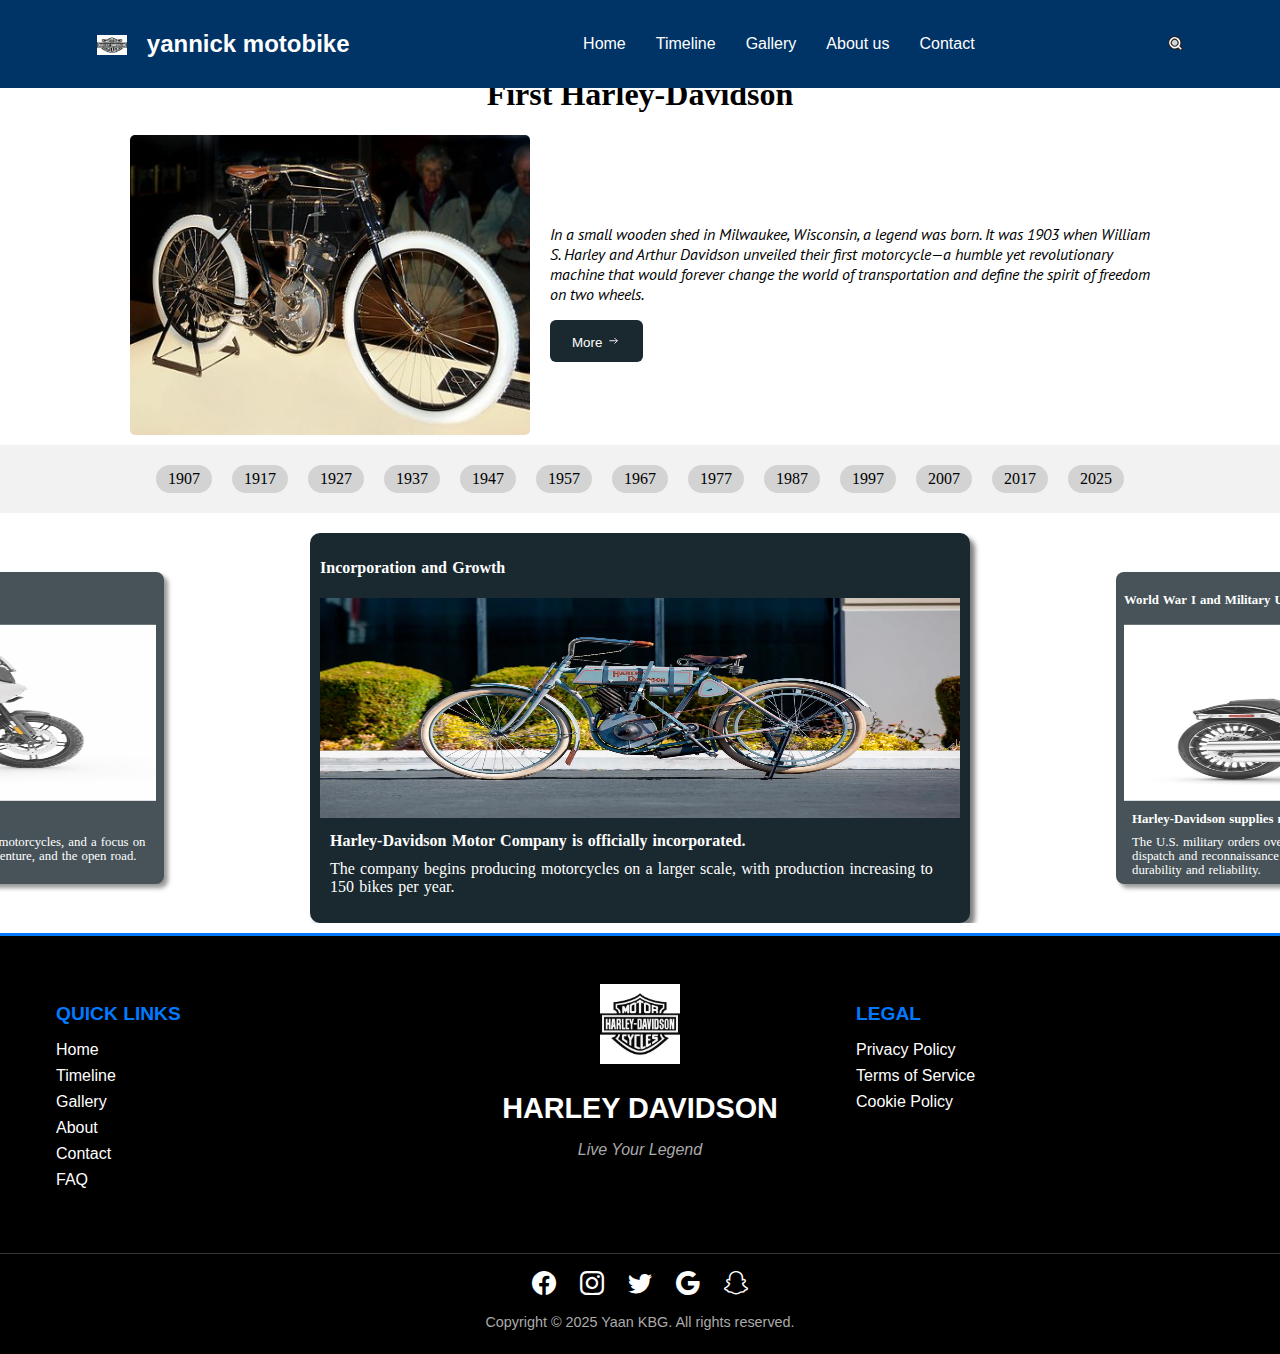
<file: timeline.html>
<!DOCTYPE html>
<html lang="en">
<head>
    <meta charset="UTF-8">
    <meta name="viewport" content="width=device-width, initial-scale=1.0">
    <link rel="stylesheet" href="Style.css">
    <link rel="stylesheet" href="https://cdn.jsdelivr.net/npm/bootstrap-icons@1.11.3/font/bootstrap-icons.min.css">
    <link rel="preconnect" href="https://fonts.googleapis.com">
<link rel="preconnect" href="https://fonts.gstatic.com" crossorigin>
<link href="https://fonts.googleapis.com/css2?family=Courier+Prime:ital,wght@0,400;0,700;1,400;1,700&family=Oswald:wght@200..700&family=PT+Sans+Narrow:wght@400;700&family=PT+Sans:ital,wght@0,400;0,700;1,400;1,700&display=swap" rel="stylesheet">
<link rel="preconnect" href="https://fonts.googleapis.com">
<link rel="preconnect" href="https://fonts.gstatic.com" crossorigin>
<link href="https://fonts.googleapis.com/css2?family=Courier+Prime:ital,wght@0,400;0,700;1,400;1,700&family=Merriweather:ital,opsz,wght@0,18..144,300..900;1,18..144,300..900&family=Oswald:wght@200..700&family=PT+Sans+Narrow:wght@400;700&family=PT+Sans:ital,wght@0,400;0,700;1,400;1,700&display=swap" rel="stylesheet">
<link rel="stylesheet" href="https://cdn.jsdelivr.net/npm/bootstrap-icons@1.11.3/font/bootstrap-icons.min.css">
    <title>Harley-Davidson</title>
</head>
<body>
    <header>
        <input type="checkbox" id="menu-toggle" class="menu-toggle">
        <label for="menu-toggle" class="menu-label"></label>
        <div class="logo">
            <img src="icon/hdlogo.jpg" alt="" class="hdlogo">
            <h2>yannick motobike</h2>
        </div>
        <div class="navbar">
            <ul class="list-navbar">
                
                <li><a href="index.html">Home</a></li>
                <li><a href="timeline.html">Timeline</a></li>
                <li>
                    <div class="nav1">
                        <a href="./Gallery.html">Gallery</a>
                        <div class="dropdown1">
                            <a href="./Gallery.html#h2title">Cruiser</a>
                            <a href="./Gallery.html#sport">Sport</a>
                            <a href="./Gallery.html#trike">Trike</a>
                            <a href="./Gallery.html#adventure">Adventure Touring</a>
                            <a href="./Gallery.html#American">Grand American Touring</a>
                        </div>
                    </div>
                </li>
                <li><a href="About.html">About us</a></li>
                <li><a href="contact.html">Contact</a></li>
            </ul>
        </div>
        <div class="search-dropdown">
            
                <a id="btndropdown" class="btndropdown">
                    <img src="icon/search-svgrepo-com.svg" alt="" class="icon-search">
                </a>
                <input type="text" placeholder="Search" class="input-dropdown" id="input-dropdown">
            
        </div>
    </header>
    <h1 class="heading-1">First Harley-Davidson</h1>
    <div class="container">
        <img src="image/firsthd.jpg" alt="" class="firsthd">
        <div>
            <p class="firstpara">
                In a small wooden shed in Milwaukee, Wisconsin, 
                a legend was born. It was 1903 when William S. 
                Harley and Arthur Davidson unveiled their first 
                motorcycle—a humble yet revolutionary machine that 
                would forever change the world of transportation and 
                define the spirit of freedom on two wheels.
            </p>
            <p class="firstpara secondpara" id="secondpara">
                The first Harley-Davidson motorcycle was a far cry from 
                the powerful, sleek bikes we know today. Built with a 
                single-cylinder engine, it produced just 3 horsepower 
                and had a top speed of around 25 mph. But what it lacked 
                in power, it made up for in innovation and ambition. 
                The engine was mounted on a simple bicycle frame, and 
                the entire machine weighed only 185 pounds. It was a 
                testament to ingenuity, crafted with hand tools and a 
                relentless passion for engineering.
            </p>
            <p class="firstpara secondpara" id="secondpara2">
                What made this motorcycle truly special was its purpose. 
                It wasn’t just a machine; it was a symbol of independence 
                and adventure. Harley and Davidson dreamed of creating a 
                vehicle that would give people the freedom to explore the open 
                road—a dream that resonated with riders then and continues to 
                inspire millions today.
            </p>
            <button class="moreinfo" id="moreinfo">More <img src="icon/arrow-right-white-bg.svg" alt="" class="Moreicon"></button>
        </div>
    </div>
    <div class="container2">
        <div class="flex">
            <span class="time" id="time1">
                1907
            </span>
            <span class="time" id="time2">
                1917
            </span>
            <span class="time" id="time3">
                1927
            </span>
            <span class="time" id="time03">
                1937
            </span>
            <span class="time" id="time4">
                1947
            </span>
            <span class="time" id="time5">
                1957
            </span>
            <span class="time" id="time6">
                1967
            </span>
            <span class="time" id="time7">
                1977
            </span>
            <span class="time" id="time8">
                1987
            </span>
            <span class="time" id="time9">
                1997
            </span>
            <span class="time" id="time10">
                2007
            </span>
            <span class="time" id="time11">
                2017
            </span>
            <span class="time" id="time12">
                2025
            </span>
        </div>
        <div class="cardcontainer" id="cardcontainer">
            <div class="timeline timeline1" id="timeline1">
                <h4> The Future of Harley-Davidson</h4>
                <img src="image/timeline2025.jpg" alt="" class="timepic">
                <div class="textpart">
                    <h4>Continued innovation and expansion.</h4>
                    <p>
                        Harley-Davidson continues to innovate with new models, electric motorcycles, and a focus on sustainability. The brand remains a global symbol of freedom, adventure, and the open road.
                    </p>
                </div>
            </div>
            <div class="timeline timeline2" id="timeline">
                <h4>Incorporation and Growth</h4>
                <img src="image/timeline1907.webp" alt="" class="timepic">
                <div class="textpart">
                    <h4>   Harley-Davidson Motor Company is officially incorporated.</h4>
                    <p>
                        The company begins producing motorcycles on a larger scale, with production increasing to 150 bikes per year.
                    </p>
                </div>
            </div>
            <div class="timeline timeline3" id="timeline3">
                <h4>World War I and Military Use</h4>
                <img src="image/Breakout.webp" alt="" class="timepic">
                <div class="textpart">
                    <h4>Harley-Davidson supplies motorcycles for World War I.</h4>
                    <p>
                        The U.S. military orders over 20,000 motorcycles, including the Model J and Model W, for dispatch and reconnaissance missions. This solidifies Harley-Davidson's reputation for durability and reliability.
                    </p>
                </div>
        </div>
        
        </div>
    </div>
    <footer class="harley-footer">
        <div class="footer-container">
            
            <div class="footer-section">
                <h3 class="footer-heading">Quick Links</h3>
                <ul class="footer-links">
                    <li><a href="./index.html" class="footer-link">Home</a></li>
                    <li><a href="./timeline.html" class="footer-link">Timeline</a></li>
                    <li><a href="./Gallery.html" class="footer-link">Gallery</a></li>
                    <li><a href="./about.html" class="footer-link">About</a></li>
                    <li><a href="./contact.html" class="footer-link">Contact</a></li>
                    <li><a href="./faq.html" class="footer-link">FAQ</a></li>
                </ul>
            </div>
    
            
            <div class="footer-section brand-section">
                <img src="icon/hdlogo.jpg" alt="Harley Davidson Logo" class="brand-logo">
                <h1 class="brand-title">HARLEY DAVIDSON</h1>
                <p class="brand-slogan">Live Your Legend</p>
            </div>
    
            
            <div class="footer-section">
                <h3 class="footer-heading">Legal</h3>
                <ul class="footer-links">
                    <li><a href="#" class="footer-link">Privacy Policy</a></li>
                    <li><a href="#" class="footer-link">Terms of Service</a></li>
                    <li><a href="#" class="footer-link">Cookie Policy</a></li>
                </ul>
            </div>
        </div>
    
        
        <div class="footer-bottom">
            <div class="social-links">
                <a href="#" class="social-link" aria-label="Facebook"><i class="bi bi-facebook"></i></a>
                <a href="#" class="social-link" aria-label="Instagram"><i class="bi bi-instagram"></i></a>
                <a href="#" class="social-link" aria-label="Twitter"><i class="bi bi-twitter"></i></a>
                <a href="#" class="social-link" aria-label="Google"><i class="bi bi-google"></i></a>
                <a href="#" class="social-link" aria-label="Snapchat"><i class="bi bi-snapchat"></i></a>
            </div>
            <p class="copyright">Copyright © 2025 Yaan KBG. All rights reserved.</p>
        </div>
    </footer>
    
    <script src="script.js"></script>
</body>
</html>
</file>
<file: Style.css>
@import url('https://fonts.googleapis.com/css2?family=Oswald:wght@200..700&family=PT+Sans+Narrow:wght@400;700&family=PT+Sans:ital,wght@0,400;0,700;1,400;1,700&display=swap');
:root {
  --harley-orange: #003366;
  --harley-black: #1A2930;
  --harley-white: #ffffff;
  --harley-gray: #007aff;
}
body{
  margin: 0;
  padding: 0;
  padding-top: 55px;
  font-family: "franklin-gothic-compressed";
}
html,
body {
  position: relative;
  height: 100%;
}
/*header*/
.hdlogo {
  width: 30px;
  height: 20px;
  margin-top: 25px;
}
.logo {
  display: flex;
  gap: 20px;
}
header {
  position: fixed;
  right: 0;
  left: 0;
  top: 0;
  display: flex;
  background-color: #003366;
  color: white;
  justify-content: space-around;
  align-items: center;
  font-family: 'Franklin Gothic Medium', 'Arial Narrow', Arial, sans-serif;
  z-index: 3;
  padding: 10px 0;
}
.list-navbar {
  font-family: 'Franklin Gothic Medium', 'Arial Narrow', Arial, sans-serif;
  display: flex;
  gap: 30px;
}
.list-navbar a {
  text-decoration: none;
  color: white;
}
.list-navbar a:hover {
  color: #1A2930;
}
li {
  list-style: none;
}
.icon-search {
  width: 15px;
  float: right;
  position: relative;
  cursor: pointer;
}
.input-dropdown {
  display: none;
  position: absolute;
  top: 60px;
  right: 50px;
  width: 200px;
  height: 25px;
  padding-left: 15px;
  border-radius: 20px;
  border-width: 1px;
  z-index: 20;
}
.nav1 {
  position: relative;
}
.nav1 a {
  text-decoration: none;
  display: block;
}
.dropdown1 {
  display: none;
  position: absolute;
  top: 100%;
  left: 0;
  backdrop-filter: blur(10px); 
  min-width: 150px;
  box-shadow: 0px 4px 6px rgba(0, 0, 0, 0.2);
  z-index: 2;
}
.dropdown1 a {
  padding: 10px;
  color: black;
  display: block;
}
.dropdown1 a:hover {
  background: #555;
}
.nav1:hover .dropdown1 {
  display: block;
}

/* Responsive Additions */
@media (min-width: 577px) {
  /* Hide mobile menu toggle on desktop */
  .menu-toggle, .menu-label {
    display: none !important;
  }
  
  /* Ensure desktop nav is visible */
  .list-navbar {
    display: flex !important;
    max-height: none !important;
  }
}

@media (max-width: 992px) {
  header {
    flex-wrap: wrap;
    padding: 10px 20px;
    justify-content: space-between;
  }
  
  .navbar {
    order: 3;
    width: 100%;
    margin-top: 15px;
  }
  
  .list-navbar {
    justify-content: center;
    gap: 15px;
    flex-wrap: wrap;
  }
  
  .search-dropdown {
    order: 2;
  }
}

@media (max-width: 768px) {
  .logo h2 {
    font-size: 1rem;
    margin-top: 30px;
  }
  
  .list-navbar {
    gap: 10px;
    font-size: 0.9rem;
  }
  
  .input-dropdown {
    right: 20px;
    width: 150px;
  }
}

@media (max-width: 576px) {
  .logo {
    gap: 10px;
  }
  
  .hdlogo {
    margin-top: 20px;
    width: 25px;
    height: 15px;
  }
  
  /* Mobile menu styles */
  .list-navbar {
    flex-direction: column;
    align-items: center;
    gap: 5px;
    max-height: 0;
    overflow: hidden;
    transition: max-height 0.3s ease;
    width: 100%;
    display: none; /* Hidden by default on mobile */
  }
  
  /* Show hamburger only on mobile */
  .menu-toggle {
    display: none; /* Hide actual checkbox */
  }
  
  .menu-label {
    display: block;
    cursor: pointer;
    font-size: 1.5rem;
    order: 1;
    padding: 10px;
    margin-left: auto; /* Push to right side */
  }
  
  .menu-toggle:checked ~ .navbar .list-navbar {
    display: flex; /* Show menu when checked */
    max-height: 500px;
    padding: 10px 0;
  }
  
  /* Adjust dropdown for mobile */
  .nav1:hover .dropdown1 {
    position: static;
    box-shadow: none;
    backdrop-filter: none;
    display: none;
  }
  
  .nav1:focus-within .dropdown1,
  .nav1:active .dropdown1 {
    display: block;
  }
  
  /* Hamburger icon */
  .menu-label::before {
    content: "☰";
  }
  
  .menu-toggle:checked + .menu-label::before {
    content: "✕";
  }
  
  /* Make logo and hamburger appear on same line */
  .logo {
    order: -1;
    flex-grow: 1;
  }
  
  .search-dropdown {
    order: 0;
  }
}
  /*Home page*/
.hero-section {
    position: relative;
    height: 100vh;
    background: linear-gradient(rgba(0, 0, 0, 0.5), rgba(0, 0, 0, 0.5)), 
    url('image/hero\ section.jpg') no-repeat center/cover;
    display: flex;
    align-items: center;
    justify-content: center;
    text-align: center;
    color: #fff;
    z-index: 1;
  }
  

  .hero-content {
    position: relative;
    z-index: 1;
  }
  
  .hero-content h1 {
    font-size: 4rem;
    margin-bottom: 1rem;
    text-shadow: 2px 2px 4px rgba(0, 0, 0, 0.7);
  }
  
  .tagline {
    font-size: 1.5rem;
    margin-bottom: 2rem;
    text-shadow: 1px 1px 3px rgba(0, 0, 0, 0.7);
    text-shadow: 2px 2px 4px rgba(0, 0, 0, 0.7);
  }
  
  .cta-button {
    padding: 1rem 2rem;
    background-color:    #1A2930;
    color: #fff;
    text-decoration: none;
    border-radius: 4px;
    font-size: 1.2rem;
    cursor: pointer;
    transition: background-color 0.3s;
  }
  
  .cta-button:hover {
    background-color: #35424A;
  }
.quotes h2, .Gallery h2{
    justify-self: center;
    font-size: 2.5rem;
}
.quotes-container{
    display: flex;
    justify-content: space-around;
    align-items: center;
}
.testimonial-card{
    box-shadow: 0 4px 8px rgba(0, 0, 0, 0.1);
    width: 350px;
    height: 200px;
    font-size: 1.2rem;
    font-style: italic;
    padding: 10px;
}
.author {
    font-size: 1rem;
    font-weight: bold;
    color: #003366;
    text-align: right;
}
.pic{
  display: flex;
  justify-content: center;
  gap: 10px;
}
.pic-slc1{
  width: 600px;
}
.pic2{
  display: grid;
  grid-template-columns: 350px 200px;
}
.pic-slc2{
  width: 340px;
  height: 263px;
}
.pic-slc3{
  width: 180px;
}
/* Responsive Additions */
@media (max-width: 1200px) {
  .hero-content h1 {
    font-size: 3.5rem;
  }
  .tagline {
    font-size: 1.3rem;
  }
}

@media (max-width: 992px) {
  .hero-section {
    height: 80vh;
  }
  .hero-content h1 {
    font-size: 3rem;
  }
  .testimonial-card {
    width: 300px;
    min-height: 180px;
  }
  .pic {
    flex-direction: column;
    align-items: center;
  }
  .pic-slc0{
    width: 95%;
    margin-bottom: 0.3rem;
  }
}

@media (max-width: 768px) {
  .hero-section {
    height: 70vh;
  }
  .hero-content h1 {
    font-size: 2.5rem;
  }
  .tagline {
    font-size: 1.1rem;
  }
  .cta-button {
    padding: 0.8rem 1.5rem;
    font-size: 1rem;
  }
  .quotes h2, .Gallery h2 {
    font-size: 2rem;
  }
  .pic {
    flex-direction: column;
    align-items: center;
  }
  .pic2 {
    grid-template-columns: 1fr;
    max-width: 600px;
  }
  .pic-slc2 {
    max-height: none;
  }
}

@media (max-width: 576px) {
  .hero-section {
    height: 60vh;
  }
  .hero-content h1 {
    font-size: 2rem;
    margin-bottom: 0.5rem;
  }
  .tagline {
    font-size: 1rem;
    margin-bottom: 1.5rem;
  }
  .quotes h2, .Gallery h2 {
    font-size: 1.8rem;
  }
  .testimonial-card {
    width: 100%;
    max-width: 350px;
    min-height: auto;
  }
  .pic-slc1, .pic2 {
    width: 100%;
  }
}

@media (max-width: 400px) {
  .hero-content h1 {
    font-size: 1.8rem;
  }
  .tagline {
    font-size: 0.9rem;
  }
  .cta-button {
    padding: 0.7rem 1.2rem;
    font-size: 0.9rem;
  }
  .testimonial-card {
    padding: 15px;
  }
}
.harley-footer {
  background-color: #000;
  color: #fff;
  padding: 2rem 0;
  font-family: 'Helvetica', Arial, sans-serif;
  border-top: 3px solid #007aff; 
  padding-bottom: 10px;
  margin-top: 10px;
}

.footer-container {
  display: flex;
  flex-wrap: wrap;
  justify-content: space-around;
  max-width: 1200px;
  margin: 0 auto;
  padding: 0 20px;
}

.footer-section {
  flex: 1;
  min-width: 200px;
  margin: 1rem;
}

.footer-heading {
  color: #007aff;
  font-size: 1.2rem;
  margin-bottom: 1rem;
  text-transform: uppercase;
}

.footer-links {
  list-style: none;
  padding: 0;
}

.footer-links li {
  margin-bottom: 0.5rem;
}

.footer-link {
  color: #fff;
  text-decoration: none;
  transition: color 0.3s ease;
}

.footer-link:hover {
  color: #007aff;
}

.brand-section {
  text-align: center;
}

.brand-logo {
  width: 80px;
  height: auto;
  margin-bottom: 1rem;
}

.brand-title {
  font-size: 1.8rem;
  margin: 0.5rem 0;
  color: #fff;
}

.brand-slogan {
  font-style: italic;
  color: #aaa;
}

.footer-bottom {
  text-align: center;
  margin-top: 2rem;
  padding-top: 1rem;
  border-top: 1px solid #333;
}

.social-links {
  display: flex;
  justify-content: center;
  gap: 1.5rem;
  margin-bottom: 1rem;
}

.social-link {
  color: #fff;
  font-size: 1.5rem;
  transition: color 0.3s ease;
}

.social-link:hover {
  color: #007aff;
}

.copyright {
  color: #aaa;
  font-size: 0.9rem;
}


@media (max-width: 768px) {
  .footer-section {
      min-width: 100%;
      text-align: center;
      margin-bottom: 1.5rem;
  }
  
  .footer-links {
      display: flex;
      flex-wrap: wrap;
      justify-content: center;
      gap: 1rem;
  }
  .pic-slc0{
    width: 100%;
    margin-bottom: 0.2rem;
  }
}
/* Timeline*/
.heading-1{
  justify-self: center;
}
.container{
  display: flex;
  justify-content: center;
  align-items: center;
  gap: 20px;
  font-family: "PT Sans", sans-serif;
  font-weight: 400;
  font-style: italic;
}
.moreinfo{
  padding: 12px 22px;
  border-radius: 6px;
  color: white;
  background-color: #1A2930;
  border: none;
  cursor: pointer;
}
.firstpara{
  width: 600px;
}
.secondpara{
  display: none;
}
.firsthd{
  width: 400px;
  height: 300px;
  border-radius: 5px;
}
.Moreicon{
  width: 15px;
}
.flex{
  margin-top: 10px;
  display: flex;
  justify-content: center;
  flex-wrap: wrap;
  gap: 20px;
  padding: 20px;
  background-color: rgba(211, 211, 211,0.3);
}
.time{
  background-color: #d3d3d3;
  padding: 5px 12px;
  border-radius: 25px;
  cursor: pointer;
}
.time:hover{
  color: white;
  background-color: #007aff;
}
.timeline{
  width: 650px;
  height: 380px;
  position: relative;
  margin-top: 20px;
  justify-self: center;
  background-color: #1A2930;
  padding: 5px 10px;
  border-radius: 10px;
  color: white;
  word-spacing: 1.2px;
  box-shadow: 5px 5px 5px rgba(0, 0, 0, 0.5);
  
}

.timeline h5,.textpart p,.textpart h4{
  margin: 10px;
}
.timepic{
  width: 640px;
  height: 220px;
}
.timeline1{
  transform: scale(0.8) translateX(-100px);
  opacity: 0.8;
}
.timeline2{
  margin-top: 20px;
  z-index: 2;
}
.timeline3{
  transform: scale(0.8) translateX(100px);
    opacity: 0.8;
}
.rotate{
  transition: animation 0.5s ease-out 0.5s;
  animation: rotate 1.8s linear forwards;
  
  color: gray;
}
@keyframes rotate {
  50% {
      transform: translateX(50px);
      transform: scale(0.8);
      
  }
  0% {
      transform: translateX(100px);
      transform: scale(0.8);
      opacity: 0.9;
  }
}
.cardcontainer{
  display: flex;
  justify-content: center;
  align-items: center;
  gap: -40px; 
  overflow: hidden;
}
/* Responsive Adjustments */
@media (max-width: 1200px) {
  .container {
    gap: 1.5rem;
  }
  
  .timeline {
    max-width: 550px;
  }
}

@media (max-width: 992px) {
  .heading-1 {
    font-size: 2rem;
  }
  
  .container {
    flex-direction: column;
    align-items: center;
  }
  
  .firstpara {
    max-width: 100%;
  }
  
  .cardcontainer {
    flex-direction: column;
    gap: 1rem;
  }
  
  .timeline,
  .timeline1,
  .timeline2,
  .timeline3 {
    transform: none !important;
    opacity: 1 !important;
    max-width: 100%;
  }
  .timeline1,.timeline3{
    display: none;
  }
}

@media (max-width: 768px) {
  .heading-1 {
    font-size: 1.8rem;
  }
  
  .firsthd {
    max-width: 400px;
  }
  
  .flex {
    justify-content: flex-start;
    padding: 10px;
  }
  
  .time {
    padding: 5px 10px;
    font-size: 0.9rem;
  }
  
  .timepic {
    height: 180px;
    width: 100%;
  }
}

@media (max-width: 576px) {
  .heading-1 {
    font-size: 1.5rem;
    margin: 1rem 0;
  }
  .timeline3,.timeline1{
    display: none;
  }
  .container {
    padding: 0 15px;
  }
  
  .firsthd {
    max-width: 100%;
  }
  
  .moreinfo {
    padding: 10px 18px;
    font-size: 0.9rem;
  }
  
  .timeline {
    min-height: 300px;
  }
  
  .timepic {
    height: 170px;
    width: 100%;
  }
  .firstpara{
    width: 95%;
  }
}
/*gallery page*/
.headpart{
  overflow: hidden;
}
.picCruiser{
  width: 100%;
}
.containerCard{
  display: flex;
  justify-content: space-evenly;
  flex-wrap: wrap;
  margin-top: 20px;
}
.card{
  background-color: #1A2930;
  color: white;
  width: 380px;
  padding: 10px;
  margin-bottom: 15px;
  cursor: pointer;
  border-radius: 20px;
  transition: transform 0.3s ease;
}
.card:hover{
  transform: scale(1.05);
}
.cardpic{
  width: 370px;
  border-radius: 20px;
}
.card h3{
  justify-self: center;
}
.h2title{
  justify-self: center;
  font-size: 35px;
}
.banner{
  display: flex;
  gap: 20px;
  margin-left: 20px;
}
.banner h4{
  background-color: rgba(211, 211, 211,0.2);
  padding: 10px 20px;
  border-radius: 25px;
}
.banner h4 a{
  text-decoration: none;
  color: black;
}

/* Responsive*/
@media (max-width: 1200px) {
  .card {
    width: 350px;
  }
  .cardpic {
    width: 340px;
  }
}

@media (max-width: 992px) {
  .card {
    width: 300px;
  }
  .cardpic {
    width: 290px;
  }
  .h2title {
    font-size: 30px;
  }
}

@media (max-width: 768px) {
  .containerCard {
    justify-content: center;
    gap: 15px;
  }
  .card {
    width: 280px;
    margin-bottom: 20px;
  }
  .cardpic {
    width: 270px;
  }
  .h2title {
    font-size: 28px;
    text-align: center;
    padding: 0 15px;
  }
  .banner {
    flex-wrap: wrap;
    justify-content: center;
    margin-left: 0;
    gap: 10px;
  }
}

@media (max-width: 576px) {
  .card {
    width: 90%;
    max-width: 350px;
  }
  .cardpic {
    width: 100%;
  }
  .h2title {
    font-size: 24px;
  }
}

@media (max-width: 400px) {
  .h2title {
    font-size: 20px;
  }
  .card h3 {
    font-size: 1.2rem;
  }
}

/*About us*/
.about{
  text-align: center;
  line-height: 30px;
  word-spacing: 1.5px;
}
.banner1{
  margin-top: 30px;
  color: white;
  background-color: #1A2930;
  border-radius: 20px;
  padding: 20px;
  justify-self: center;
  width: 580px;
  text-align: center;
  line-height: 30px;
  word-spacing: 1.5px;
}
.aboutcard{
  display: flex;
  justify-content: space-around;
  font-family: sans-serif;
}
.containerAbout{
  position: relative;
  height: 100vh;
  background: linear-gradient(rgba(0, 0, 0, 0.5), rgba(0, 0, 0, 0.5)), 
    url('image/mission.jpg') no-repeat center/cover;
  color: white;
  text-align: center;
  display: flex;
  justify-content: center;
  align-items: center;
  z-index: 1;
  font-family: sans-serif;
}
.part01{
  width: 300px;
}
.Abouttext{
  width: 800px;
  justify-self: center;
  font-size: 20px;
  line-height: 40px;
}
.img12{
  width: 500px;
  border-radius: 20px;
}
.boldpart{
  font-weight: 700;
}
.title2{
  text-align: center;
  font-size: 20px;
}
.title2 span{
  padding: 0 20px;
  border-right: 1px solid black;
  cursor: pointer;
}
.title2 span:hover{
  color: #003366;
}
/* Responsive Additions */
@media (max-width: 1200px) {
  .Abouttext {
    width: 700px;
    font-size: 18px;
    line-height: 35px;
  }
  .banner1 {
    width: 500px;
  }
}

@media (max-width: 992px) {
  .containerAbout {
    height: 80vh;
  }
  .Abouttext {
    width: 90%;
    max-width: 700px;
    padding: 0 20px;
  }
  .aboutcard {
    flex-direction: column;
    align-items: center;
  }
  .banner1 {
    width: 80%;
    margin-bottom: 20px;
  }
}

@media (max-width: 768px) {
  .containerAbout {
    height: 70vh;
  }
  .Abouttext {
    font-size: 16px;
    line-height: 30px;
  }
  .banner1 {
    width: 90%;
    padding: 15px;
  }
  .title2 span {
    padding: 0 10px;
    font-size: 18px;
  }
}

@media (max-width: 576px) {
  .containerAbout {
    height: 60vh;
  }
  .Abouttext {
    font-size: 15px;
    line-height: 25px;
  }
  .banner1 {
    width: 95%;
    padding: 12px;
    line-height: 25px;
  }
  .title2 {
    font-size: 16px;
  }
  .title2 span {
    padding: 0 8px;
    font-size: 16px;
  }
}

@media (max-width: 400px) {
  .containerAbout {
    height: 50vh;
  }
  .Abouttext {
    font-size: 14px;
  }
  .banner1 {
    line-height: 22px;
    word-spacing: normal;
  }
  .title2 span {
    padding: 0 5px;
    font-size: 14px;
  }
}
/*Contact page*/
.contactpart{
  display: flex;
  justify-content: center;
  margin-top: 40px;
}

.contactpart2{
  width: 500px;
  padding: 20px;
  height: 80vh;
  background: linear-gradient(rgba(0, 0, 0, 0.5), rgba(0, 0, 0, 0.5)), 
    url('image/offer.png') no-repeat center/cover;
  display: flex;
  justify-content: center;
  align-items: center;
  color: white;
  font-family: Arial, Helvetica, sans-serif;
}
.contactpart1{
  width: 400px;
  background-color: #1A2930;
  color: white;
  padding: 15px;
}
.inputContact{
  width: 350px;
  border-radius: 4px;
  border: none;
  padding: 10px;
}
.contactsend{
  display: block;
  border: none;
  width: 367px;
  height: 30px;
  border-radius: 10px;
  margin-top: 10px;
}
.containercon{
  display: flex;
  flex-wrap: wrap;
  justify-content: space-around;
}
.conpart1{
  width: 200px;
}
.Icon01{
  display: block;
  justify-self: center;
  color: white;
}
.conpart1 p{
  text-align: center;
}
/* Responsive Additions */
@media (max-width: 992px) {
  .contactpart {
    flex-direction: column;
    align-items: center;
  }
  .contactpart1, .contactpart2 {
    width: 80%;
    max-width: 600px;
  }
  .contactpart2 {
    height: auto;
    min-height: 300px;
    margin-top: 20px;
  }
  textarea {
    width: 100%;
    max-width: 350px;
  }
}

@media (max-width: 768px) {
  .contactpart1, .contactpart2 {
    width: 90%;
  }
  .inputContact, .contactsend, textarea {
    width: 100%;
    max-width: none;
  }
  .contactsend {
    width: calc(100% - 2px); /* Account for border */
  }
  .containercon {
    flex-direction: column;
    align-items: center;
  }
  .conpart1 {
    width: 100%;
    margin-bottom: 15px;
  }
  .conpart1 p {
    text-align: left;
    display: flex;
    align-items: center;
    gap: 10px;
  }
  .Icon01 {
    display: inline;
  }
}

@media (max-width: 480px) {
  .contactpart1, .contactpart2 {
    width: 95%;
    padding: 15px 10px;
  }
  .contactpart1 h1 {
    font-size: 1.5rem;
  }
  .contactpart1 h3 {
    font-size: 1.1rem;
  }
  textarea {
    cols: 30;
    rows: 5;
  }
}
/*Gallerydetail*/
.detail1{
  background-color: red;
  width: 500px;
  height: 500px;
  justify-self: center;
}
.detail2{
  background-color: blue;
  width: 500px;
  height: 500px;
  justify-self: center;
}
.back-button {
  margin: 20px 0;
  padding: 10px 15px;
  cursor: pointer;
}
.color-options {
  justify-self: center;
}

.color-btn {
  width: 30px;
  height: 30px;
  border-radius: 5%;
  border: 2px solid #ddd;
  margin-right: 10px;
  cursor: pointer;
  outline: none;
  transition: transform 0.2s, border-color 0.2s;
}

.color-btn:hover {
  transform: scale(1.1);
}

.color-btn.active {
  border-color: #333;
  transform: scale(1.1);
}
.color-btn.fire {
  background: linear-gradient(to right, rgb(235, 49, 24) 50%, rgb(28, 28, 28) 50%);
  }
.color-btn.iron {
  background-color: rgb(64, 75, 77);
  }
.color-btn.gray { 
  background-color: rgb(112, 113, 111); 
  }
.color-btn.black {
    background-color: black; 
  }
  .color-btn.red{
    background-color: rgb(184, 0, 8);
  }
  .color-btn.blue{
    background-color: rgb(11, 7, 77);
  }
.product-detail-img{
  width: 78%;
  
}
.pic-detail{
  display: flex;
  justify-content: center;
}
.detailpart h1{
  justify-self: center;
}
.card-tech-container{
  display: flex;
  align-items: center;
  justify-content: center;
  gap: 1rem;
  flex-wrap: wrap;
}
.card-tech{
  background-color: black;
  color: white;
  padding: 10px 20px;
  width: 260px;
  height: 120px;
  border-radius: 5px;
  font-family: sans-serif;
}
.card-tech h4{
  color: gray;
  margin: 0;
  padding: 0;
}
.design-container{
  display: flex;
  gap: 1rem;
  flex-wrap: wrap;
  padding-left: 0.7rem;
}
.pic-design{
  width: 400px;
  
  height: 270px;
}
.design-text p{
  width: 350px;
  line-height: 1.7rem;
  font-size: 1.1rem;
  font-family: Arial, Helvetica, sans-serif;
  margin-left: 15px;
}
.design{
  background-color: white;
  border: 1px solid #ddd;
}
.design-text h2{
margin-left: 10px;
width: 350px;
}
@media (max-width: 768px) {
  .pic-design{
    width: 300px;
  }
}
/*faq*/
.faq-header {
  background: linear-gradient(rgba(0,0,0,0.7), rgba(0,0,0,0.7)), url('image/2025-fat-boy-gallery-1.webp');
  background-size: cover;
  background-position: center;
  color: var(--harley-white);
  text-align: center;
  padding: 4rem 1rem;
  margin-bottom: 2rem;
  position: relative;
  z-index: -30;
}

.faq-header h1 {
  font-size: 2.5rem;
  margin: 0;
  text-transform: uppercase;
  letter-spacing: 2px;
}

.faq-header p {
  font-size: 1.2rem;
  max-width: 800px;
  margin: 1rem auto;
}

.faq-container {
  max-width: 900px;
  margin: 0 auto;
  padding: 0 1rem;
}

.faq-item {
  background-color: var(--harley-white);
  border: 1px solid #ddd;
  border-radius: 5px;
  margin-bottom: 1rem;
  overflow: hidden;
  box-shadow: 0 2px 5px rgba(0,0,0,0.1);
}

.faq-question {
  padding: 1.2rem;
  background-color: var(--harley-black);
  color: var(--harley-white);
  cursor: pointer;
  display: flex;
  justify-content: space-between;
  align-items: center;
  font-weight: bold;
  transition: background-color 0.3s;
}

.faq-question:hover {
  background-color: var(--harley-gray);
}

.faq-question i {
  transition: transform 0.3s;
}

.faq-answer {
  padding: 0 1.2rem;
  max-height: 0;
  overflow: hidden;
  transition: max-height 0.3s ease-out, padding 0.3s ease;
}

.faq-item.active .faq-question {
  background-color: var(--harley-orange);
}

.faq-item.active .faq-question i {
  transform: rotate(180deg);
}

.faq-item.active .faq-answer {
  max-height: 500px;
  padding: 1.2rem;
}

.timeline-link {
  display: block;
  text-align: center;
  margin: 2rem auto;
  padding: 1rem;
  background-color: var(--harley-orange);
  color: var(--harley-white);
  text-decoration: none;
  font-weight: bold;
  border-radius: 5px;
  max-width: 300px;
  transition: background-color 0.3s;
}

.timeline-link:hover {
  background-color: var(--harley-gray);
}

@media (max-width: 768px) {
  .faq-header h1 {
      font-size: 2rem;
  }
  
  .faq-header p {
      font-size: 1rem;
  }
}
</file>
